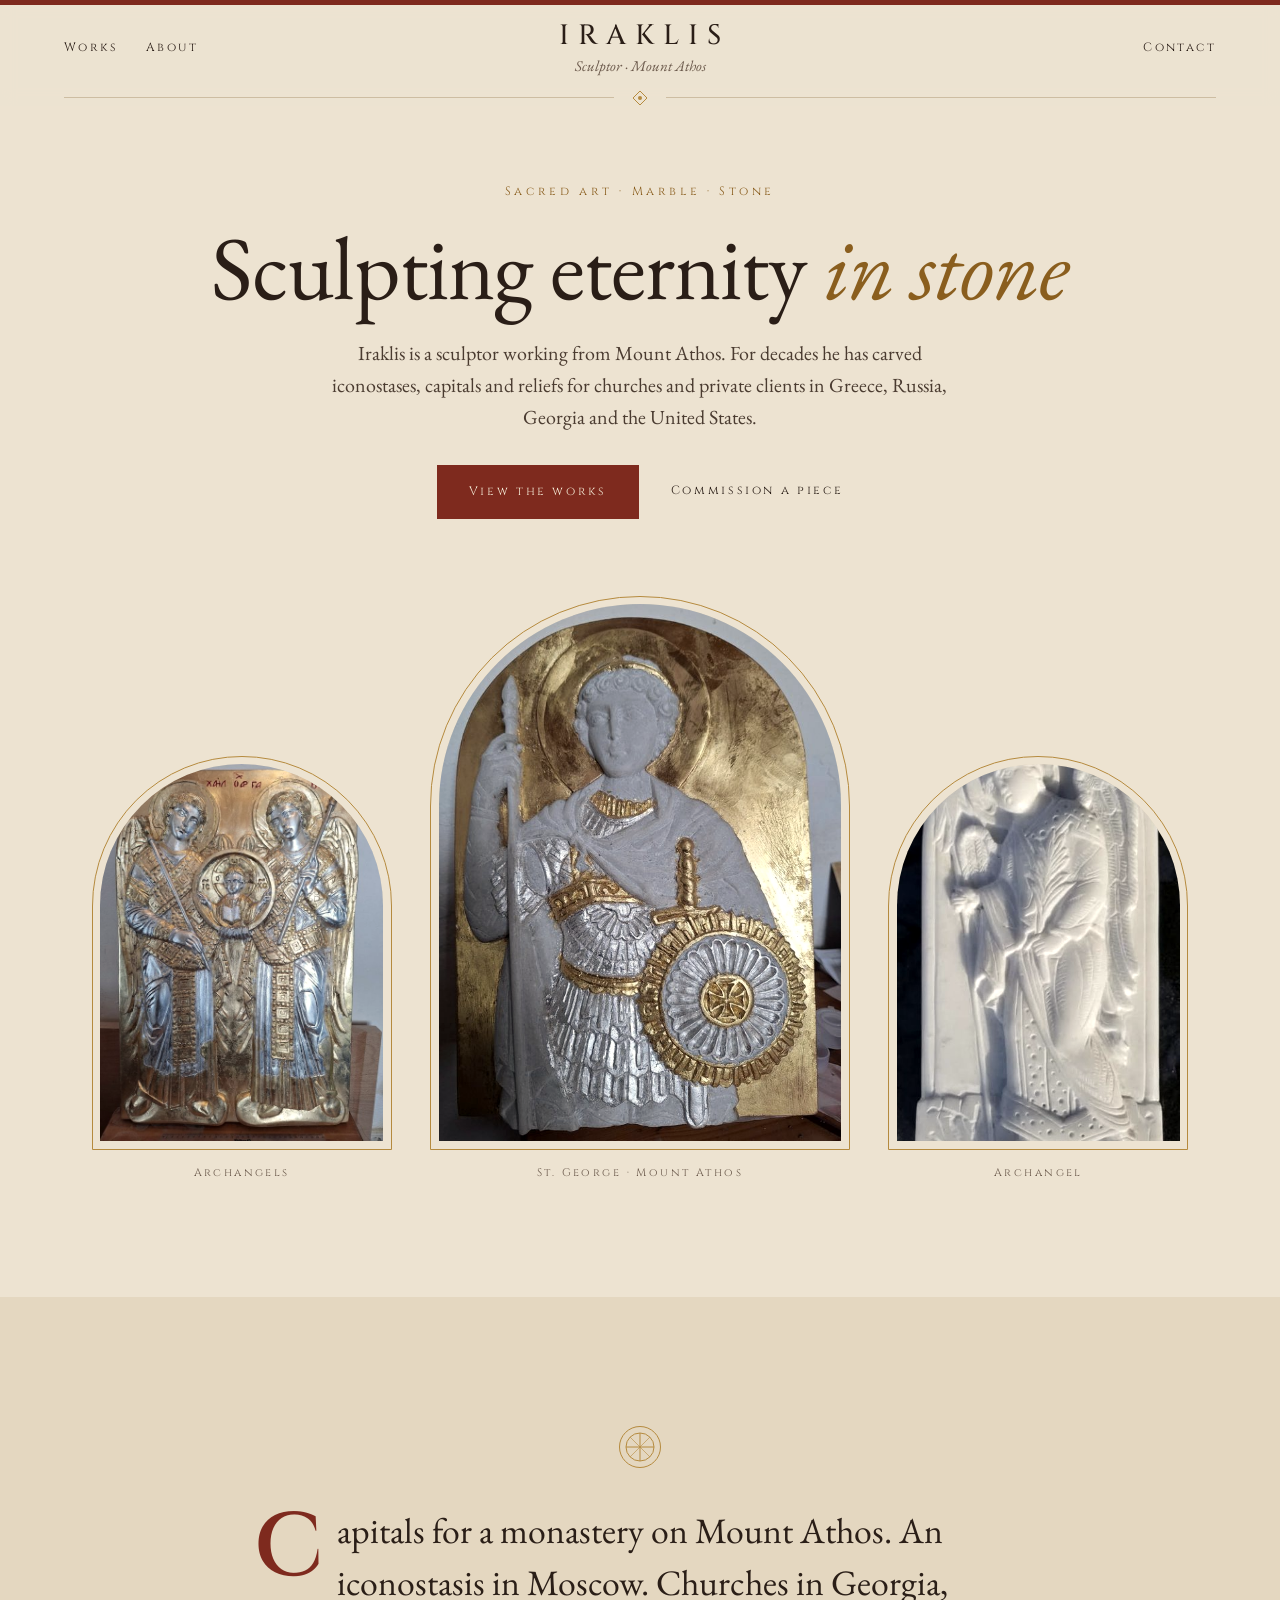
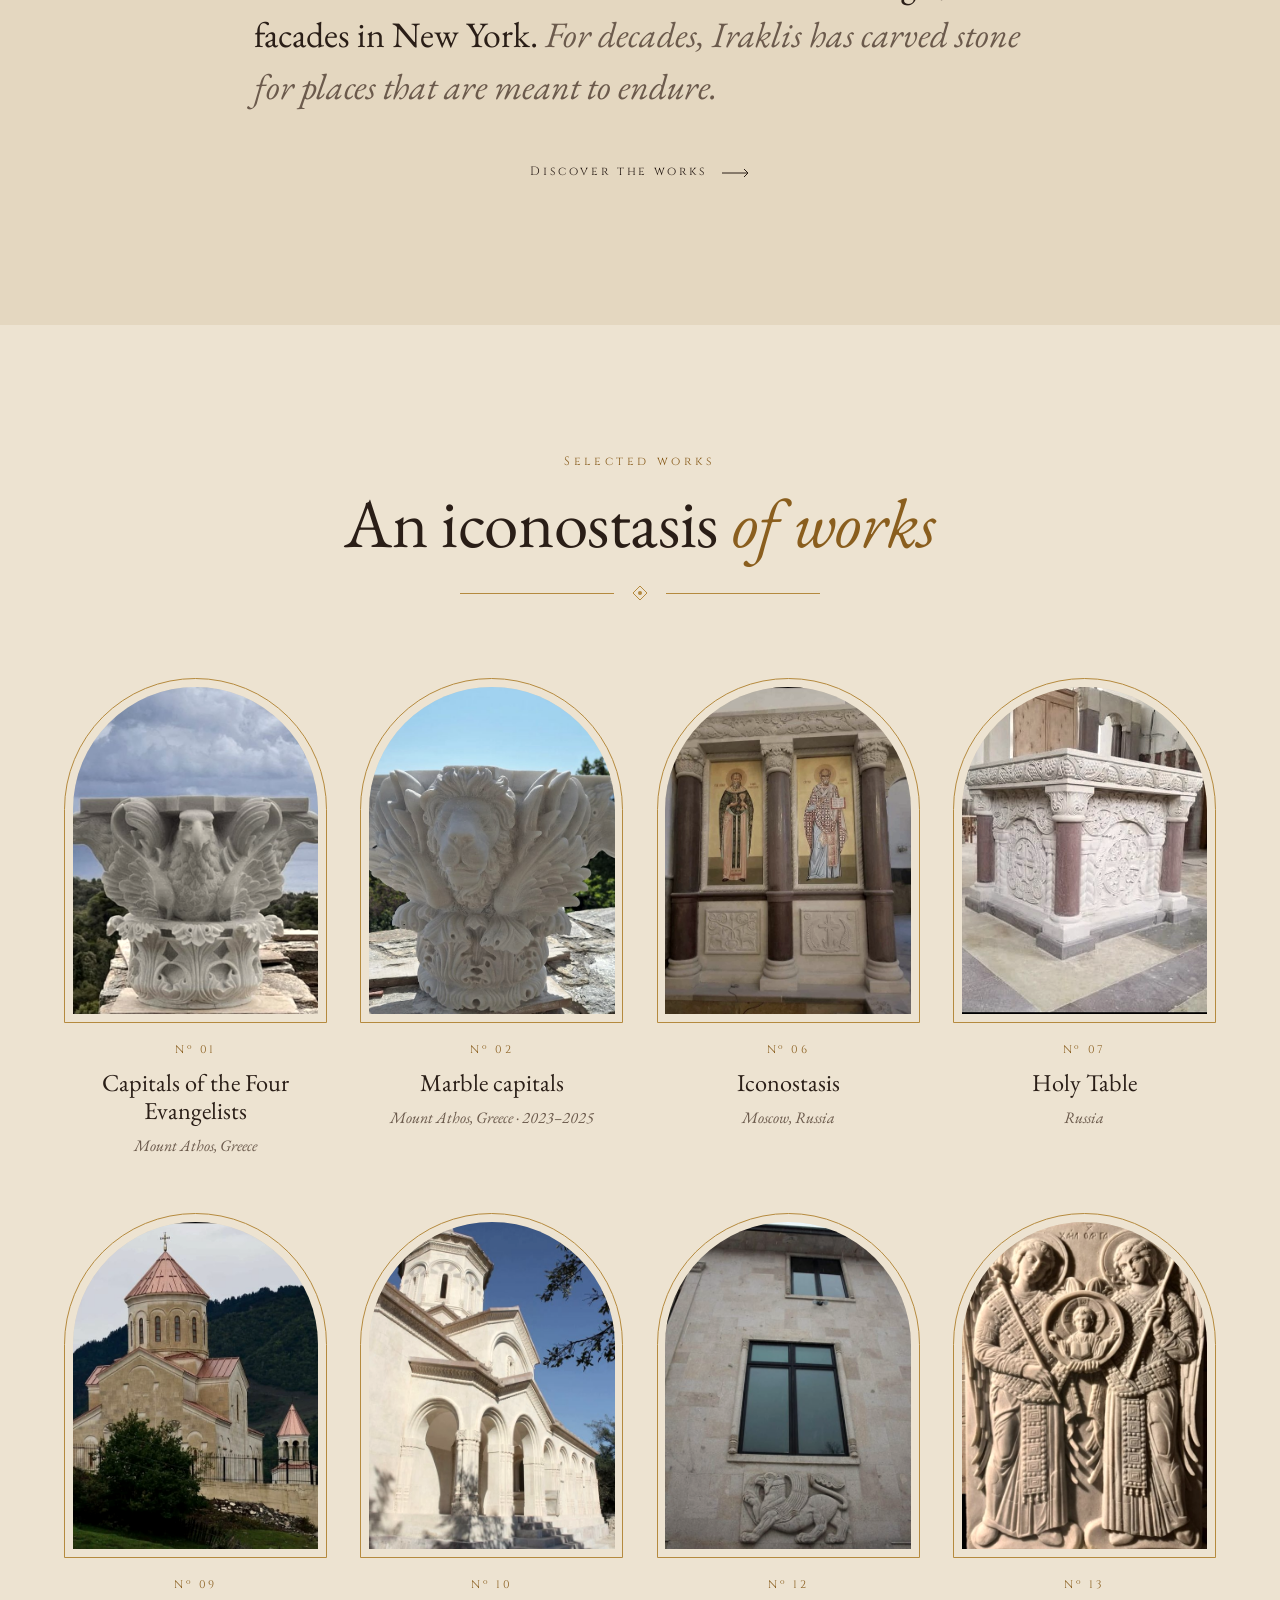
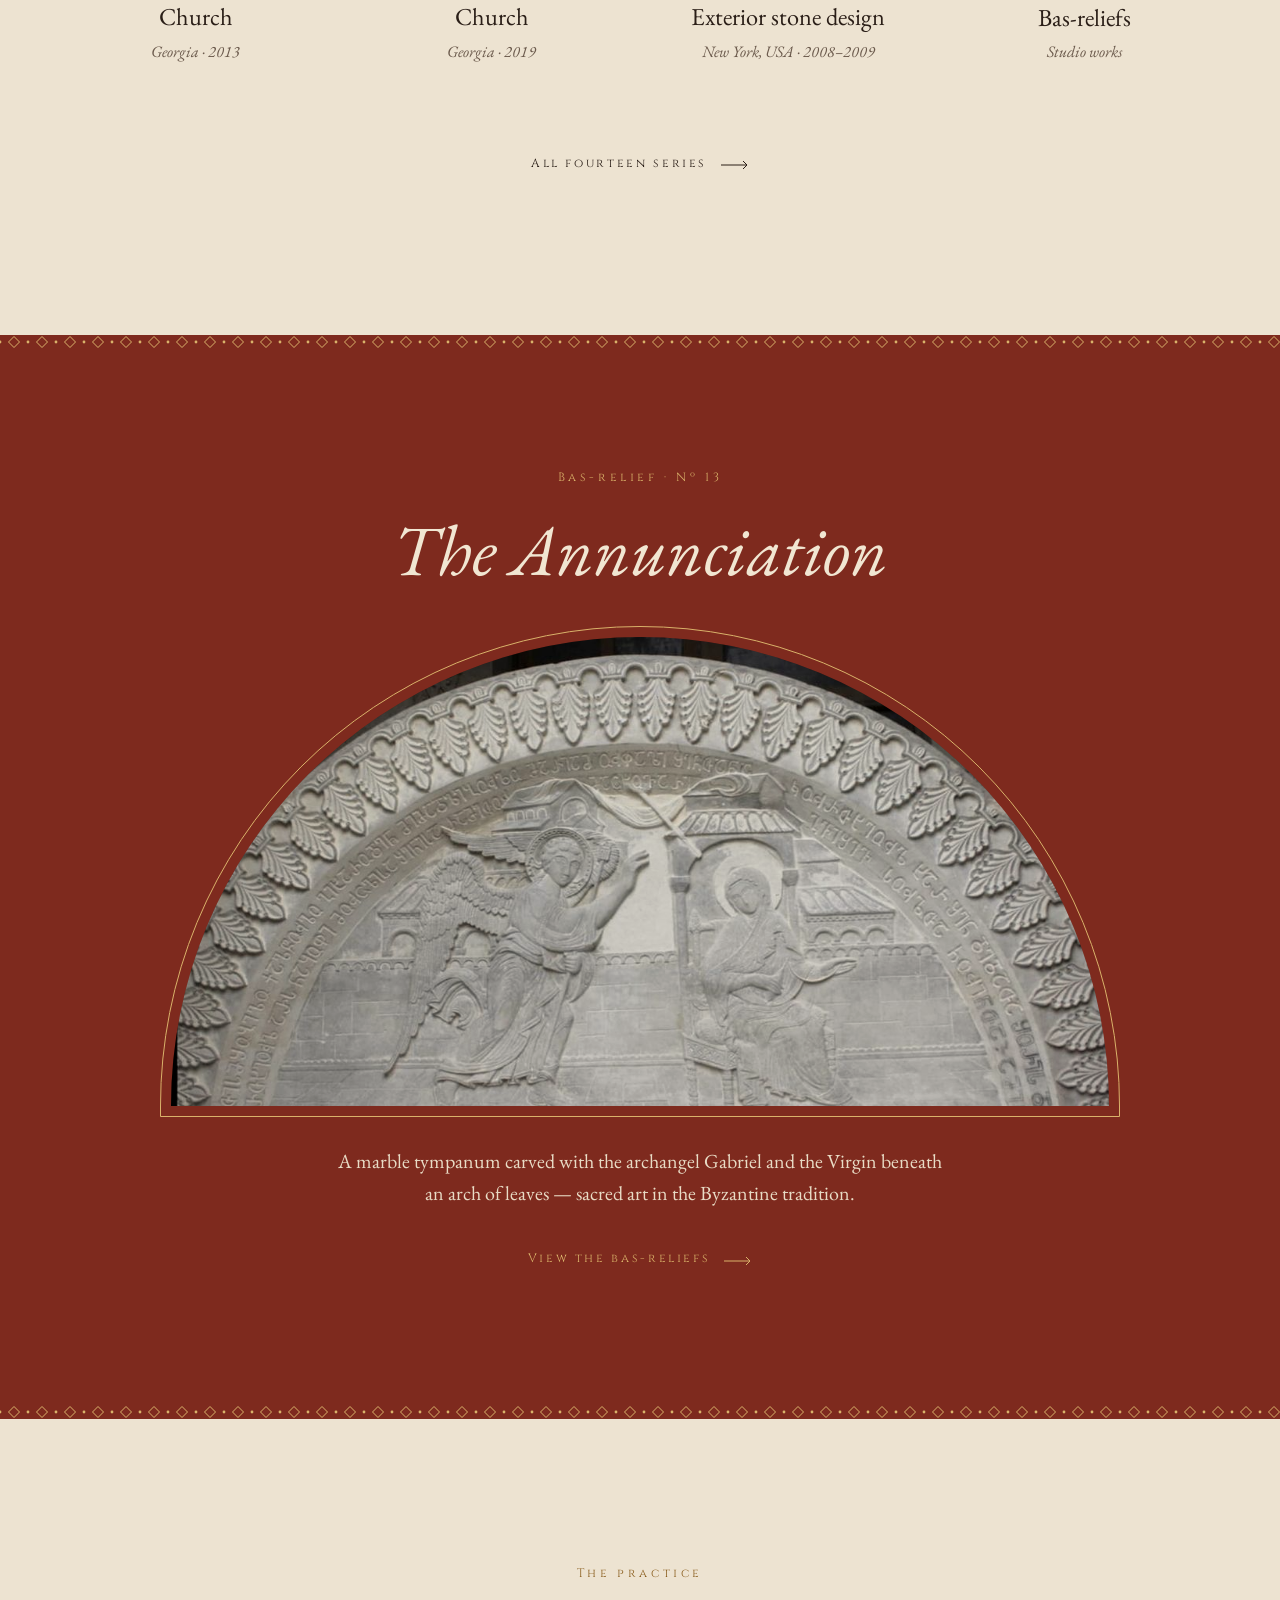
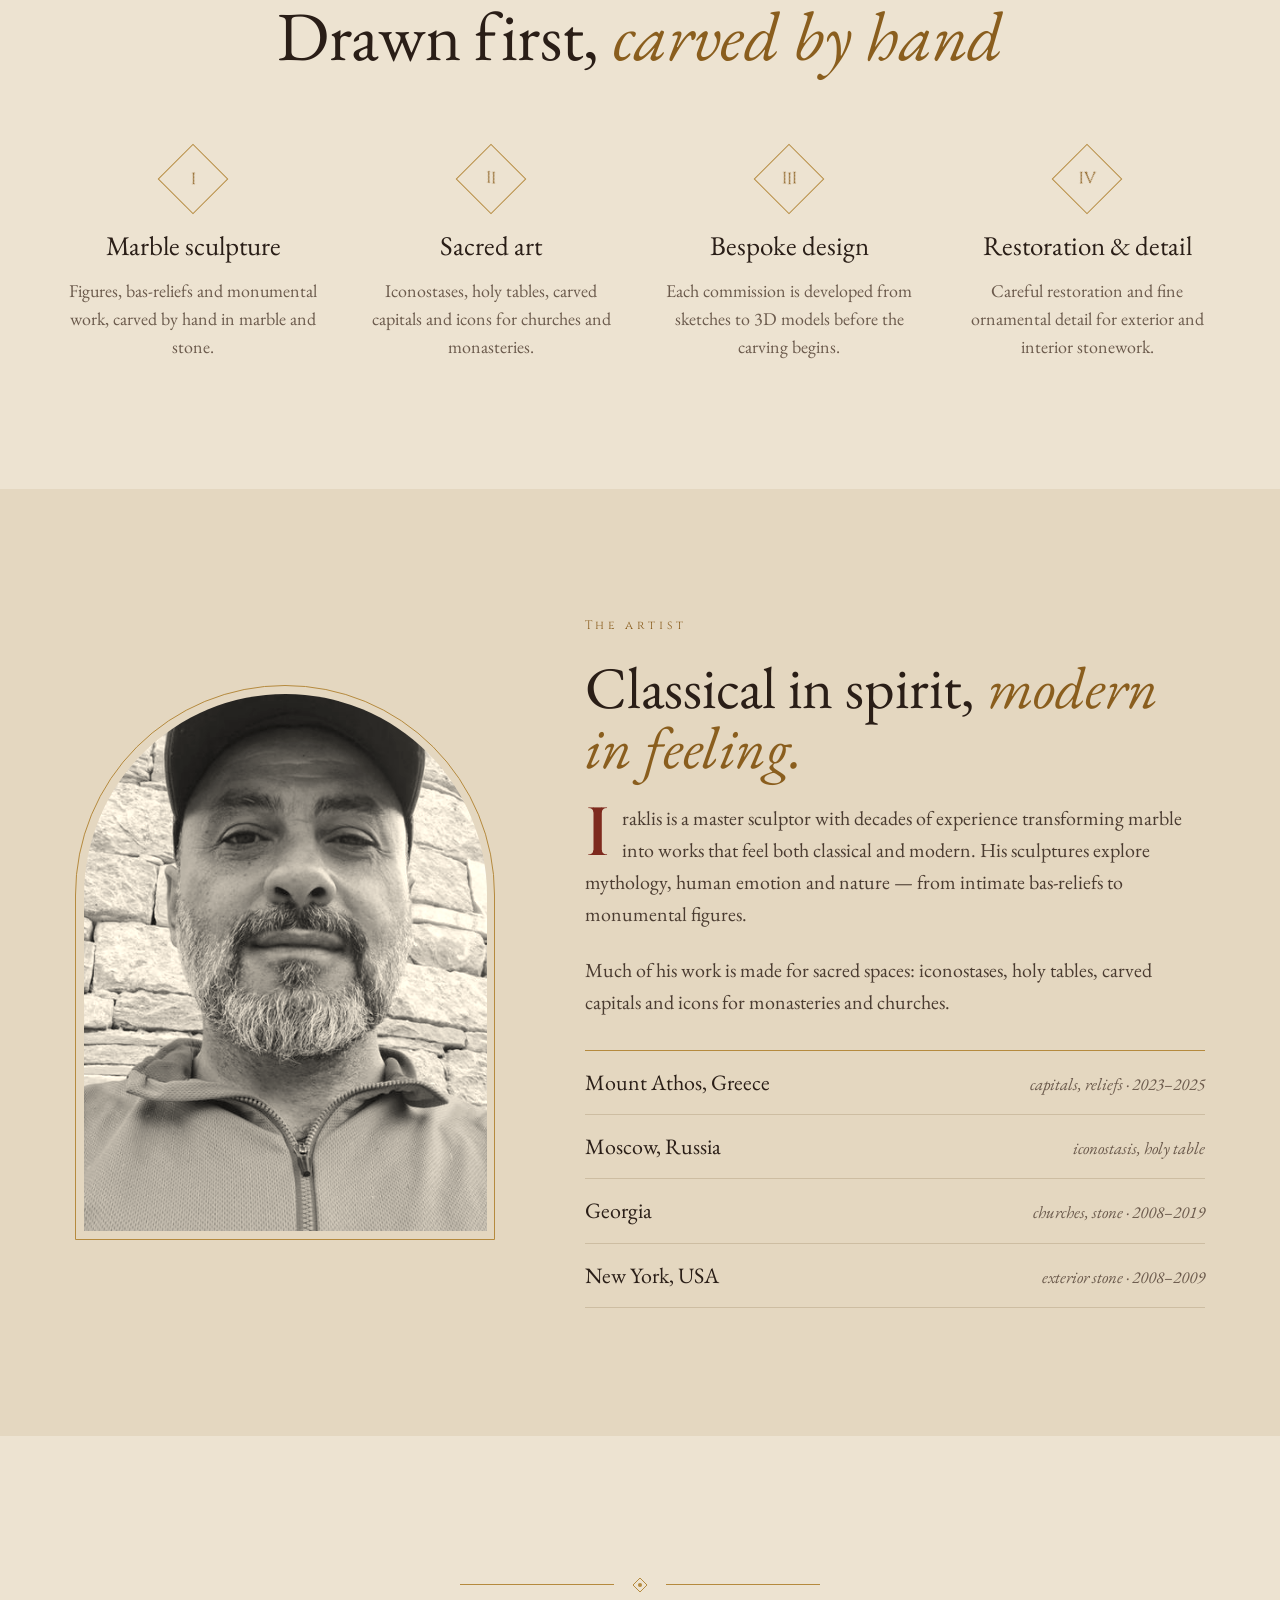
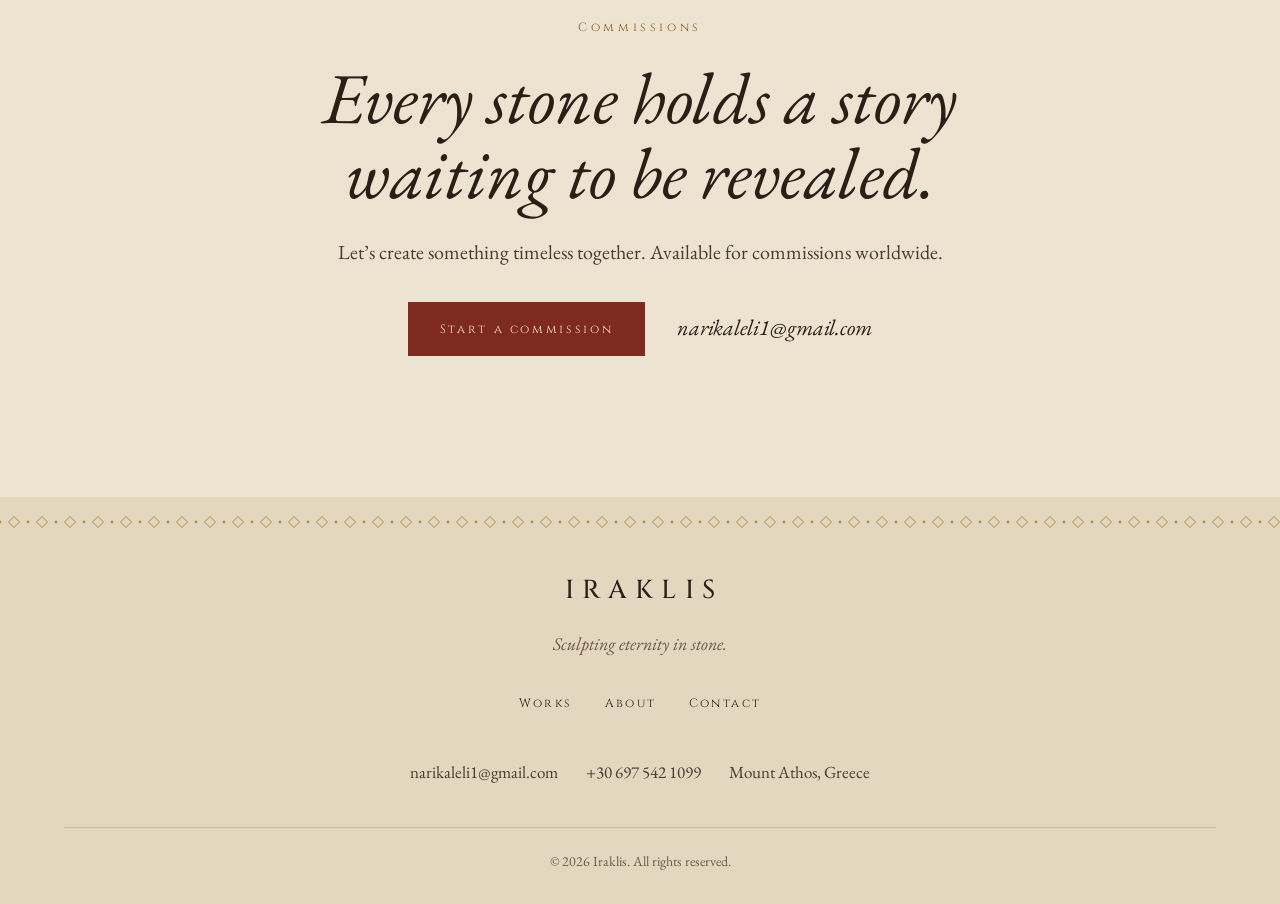
<file: index.html>
<!doctype html>
<html lang="en">
<head>
  <meta charset="utf-8">
  <meta name="viewport" content="width=device-width, initial-scale=1, viewport-fit=cover">
  <title>Iraklis — Sculptor in marble &amp; stone, Mount Athos</title>
  <meta name="description" content="Iraklis is a sculptor working from Mount Athos: iconostases, capitals, bas-reliefs and architectural stone for churches and private clients in Greece, Russia, Georgia and the United States.">
  <meta name="theme-color" content="#EDE3D1">
  <meta property="og:type" content="website">
  <meta property="og:title" content="Iraklis — Sculptor in marble &amp; stone, Mount Athos">
  <meta property="og:description" content="Iraklis is a sculptor working from Mount Athos: iconostases, capitals, bas-reliefs and architectural stone for churches and private clients in Greece, Russia, Georgia and the United States.">
  <meta property="og:image" content="assets/img/site/og.jpg">
  <meta name="twitter:card" content="summary_large_image">
  <link rel="icon" href="assets/img/favicon.svg" type="image/svg+xml">
  <link rel="preload" href="assets/fonts/cinzel-latin-500-normal.woff2" as="font" type="font/woff2" crossorigin>
  <link rel="preload" href="assets/fonts/eb-garamond-latin-400-normal.woff2" as="font" type="font/woff2" crossorigin>
  <link rel="stylesheet" href="assets/css/style.css">
  <link rel="preload" as="image" href="assets/img/works/st-george/01.jpg" imagesrcset="assets/img/works/st-george/01-sm.jpg 600w, assets/img/works/st-george/01.jpg 1200w" imagesizes="(max-width: 900px) 40vw, 420px">
  <script src="assets/js/data.js" defer></script>
  <script src="assets/js/main.js" defer></script>
</head>
<body data-page="home">
  <a class="skip-link" href="#main">Skip to content</a>

  <header class="site-header">
    <div class="topbar" aria-hidden="true"></div>
    <div class="site-header__bar">
      <nav class="nav" aria-label="Main"><a href="works.html"><span class="u">Works</span></a><a href="index.html#about"><span class="u">About</span></a></nav>
      <a class="brand" href="index.html" aria-label="Iraklis — home"><span class="brand__name">IRAKLIS</span><span class="brand__sub">Sculptor · Mount Athos</span></a>
      <div class="header-right">
        <nav class="nav" aria-label="Contact"><a href="contact.html"><span class="u">Contact</span></a></nav>
        <button class="menu-btn" type="button" aria-expanded="false" aria-controls="mobile-menu"><span class="menu-btn__label">Menu</span><span class="menu-btn__icon" aria-hidden="true"></span></button>
      </div>
    </div>
    <div class="site-header__rule"><div class="rule " aria-hidden="true"><svg width="16" height="16" viewBox="0 0 16 16" aria-hidden="true"><path d="M8 1l7 7-7 7-7-7z" fill="none" stroke="#B58A3E"/><circle cx="8" cy="8" r="2" fill="#B58A3E"/></svg></div></div>
  </header>

  <div class="mobile-menu" id="mobile-menu">
    <svg width="44" height="44" viewBox="0 0 44 44" aria-hidden="true"><circle cx="22" cy="22" r="20.5" fill="none" stroke="#B58A3E"/><circle cx="22" cy="22" r="14" fill="none" stroke="#B58A3E"/><path d="M22 8v28M8 22h28" stroke="#B58A3E"/><path d="M12.1 12.1l19.8 19.8M31.9 12.1L12.1 31.9" stroke="#B58A3E" stroke-width=".6"/></svg>
    <nav aria-label="Mobile">
      <a href="works.html">Works</a>
      <a href="index.html#about">About</a>
      <a href="contact.html">Contact</a>
    </nav>
    <div class="rule rule--gold rule--short" aria-hidden="true"><svg width="16" height="16" viewBox="0 0 16 16" aria-hidden="true"><path d="M8 1l7 7-7 7-7-7z" fill="none" stroke="#B58A3E"/><circle cx="8" cy="8" r="2" fill="#B58A3E"/></svg></div>
    <div class="mobile-menu__foot">
      <a href="mailto:narikaleli1@gmail.com">narikaleli1@gmail.com</a>
      <a href="tel:+306975421099">+30 697 542 1099</a>
      <span>Mount Athos, Greece</span>
    </div>
  </div>

  <main id="main">
    <section class="hero">
      <div class="hero__intro">
        <p class="eyebrow rise">Sacred art · Marble · Stone</p>
        <h1 class="rise d1">Sculpting eternity <em>in&nbsp;stone</em></h1>
        <p class="lead rise d2">Iraklis is a sculptor working from Mount Athos. For decades he has carved iconostases, capitals and reliefs for churches and private clients in Greece, Russia, Georgia and the United States.</p>
        <div class="actions rise d3">
          <a class="btn" href="works.html">View the works</a>
          <a class="link" href="contact.html"><span class="u">Commission a piece</span></a>
        </div>
      </div>
      <div class="triptych rise d4">
        <figure class="side">
          <a class="arch" href="series.html?s=archangels"><div class="arch__inner"><img class="warm" src="assets/img/works/archangels/01.jpg" srcset="assets/img/works/archangels/01-sm.jpg 600w, assets/img/works/archangels/01.jpg 960w" sizes="(max-width: 900px) 30vw, 300px" width="960" height="1280" loading="lazy" decoding="async" alt="Relief of two archangels in silver and gold leaf"></div></a>
          <figcaption>Archangels</figcaption>
        </figure>
        <figure class="center">
          <a class="arch" href="series.html?s=st-george"><div class="arch__inner"><img class="warm" src="assets/img/works/st-george/01.jpg" srcset="assets/img/works/st-george/01-sm.jpg 600w, assets/img/works/st-george/01.jpg 1200w" sizes="(max-width: 900px) 40vw, 420px" width="1200" height="1600" fetchpriority="high" alt="Relief of St. George in white marble on a gilded arched panel"></div></a>
          <figcaption>St. George · Mount Athos</figcaption>
        </figure>
        <figure class="side">
          <a class="arch" href="series.html?s=icons"><div class="arch__inner"><img class="warm" src="assets/img/works/icons/02.jpg" srcset="assets/img/works/icons/02-sm.jpg 470w, assets/img/works/icons/02.jpg 751w" sizes="(max-width: 900px) 30vw, 300px" width="751" height="1279" loading="lazy" decoding="async" alt="Archangel carved in white marble on an arched panel"></div></a>
          <figcaption>Archangel</figcaption>
        </figure>
      </div>
    </section>

    <section class="stone-band">
      <div class="statement" data-reveal>
        <svg width="44" height="44" viewBox="0 0 44 44" aria-hidden="true"><circle cx="22" cy="22" r="20.5" fill="none" stroke="#B58A3E"/><circle cx="22" cy="22" r="14" fill="none" stroke="#B58A3E"/><path d="M22 8v28M8 22h28" stroke="#B58A3E"/><path d="M12.1 12.1l19.8 19.8M31.9 12.1L12.1 31.9" stroke="#B58A3E" stroke-width=".6"/></svg>
        <p class="has-dropcap">Capitals for a monastery on Mount Athos. An iconostasis in Moscow. Churches in Georgia, facades in New York. <em>For decades, Iraklis has carved stone for places that are meant to endure.</em></p>
        <a class="link" href="works.html"><span class="u">Discover the works</span><svg width="28" height="10" viewBox="0 0 28 10" fill="none" stroke="currentColor" stroke-width="1" aria-hidden="true"><path d="M0 5h26M22 1l4 4-4 4"/></svg></a>
      </div>
    </section>

    <section class="section" aria-labelledby="works-title">
      <div class="head" data-reveal>
        <p class="eyebrow">Selected works</p>
        <h2 class="h2" id="works-title">An iconostasis <em>of works</em></h2>
        <div class="rule rule--gold rule--short" aria-hidden="true"><svg width="16" height="16" viewBox="0 0 16 16" aria-hidden="true"><path d="M8 1l7 7-7 7-7-7z" fill="none" stroke="#B58A3E"/><circle cx="8" cy="8" r="2" fill="#B58A3E"/></svg></div>
      </div>
      <div class="arch-grid" id="home-works" data-picks="capitals-four-evangelists,mount-athos-2023-2025,iconostasis-moscow,holy-table-russia,church-georgia-2013,church-georgia-2019,exterior-stone-new-york,bas-reliefs"></div>
      <div class="center-link"><a class="link" href="works.html"><span class="u">All fourteen series</span><svg width="28" height="10" viewBox="0 0 28 10" fill="none" stroke="currentColor" stroke-width="1" aria-hidden="true"><path d="M0 5h26M22 1l4 4-4 4"/></svg></a></div>
    </section>

    <section class="deep">
      <svg class="mosaic" aria-hidden="true"><defs><pattern id="mzA" width="28" height="14" patternUnits="userSpaceOnUse"><path d="M14 1.5l5.5 5.5-5.5 5.5-5.5-5.5z" fill="none" stroke="#D9B26A" stroke-width="1"/><circle cx="0" cy="7" r="1.4" fill="#D9B26A"/><circle cx="28" cy="7" r="1.4" fill="#D9B26A"/></pattern></defs><rect width="100%" height="14" fill="url(#mzA)"/></svg>
      <div class="deep__inner" data-reveal>
        <p class="eyebrow">Bas-relief · Nº 13</p>
        <h2>The Annunciation</h2>
        <div class="tympanum"><div class="tympanum__inner"><img class="warm" src="assets/img/site/annunciation-2400.jpg" srcset="assets/img/site/annunciation-1200.jpg 1200w, assets/img/site/annunciation-2400.jpg 2400w" sizes="(max-width: 1000px) 100vw, 960px" width="2400" height="1459" loading="lazy" decoding="async" alt="Marble tympanum carved with the Annunciation: the archangel Gabriel and the Virgin beneath an arch of leaves"></div></div>
        <p>A marble tympanum carved with the archangel Gabriel and the Virgin beneath an arch of leaves — sacred art in the Byzantine tradition.</p>
        <a class="link" href="series.html?s=bas-reliefs"><span class="u">View the bas-reliefs</span><svg width="28" height="10" viewBox="0 0 28 10" fill="none" stroke="currentColor" stroke-width="1" aria-hidden="true"><path d="M0 5h26M22 1l4 4-4 4"/></svg></a>
      </div>
      <svg class="mosaic" aria-hidden="true"><defs><pattern id="mzB" width="28" height="14" patternUnits="userSpaceOnUse"><path d="M14 1.5l5.5 5.5-5.5 5.5-5.5-5.5z" fill="none" stroke="#D9B26A" stroke-width="1"/><circle cx="0" cy="7" r="1.4" fill="#D9B26A"/><circle cx="28" cy="7" r="1.4" fill="#D9B26A"/></pattern></defs><rect width="100%" height="14" fill="url(#mzB)"/></svg>
    </section>

    <section class="section" aria-labelledby="practice-title">
      <div class="head" data-reveal>
        <p class="eyebrow">The practice</p>
        <h2 class="h2" id="practice-title">Drawn first, <em>carved by hand</em></h2>
      </div>
      <div class="practice-grid">
        <div class="discipline" data-reveal><div class="diamond" aria-hidden="true"><span>I</span></div><h3>Marble sculpture</h3><p>Figures, bas-reliefs and monumental work, carved by hand in marble and stone.</p></div>
        <div class="discipline" data-reveal><div class="diamond" aria-hidden="true"><span>II</span></div><h3>Sacred art</h3><p>Iconostases, holy tables, carved capitals and icons for churches and monasteries.</p></div>
        <div class="discipline" data-reveal><div class="diamond" aria-hidden="true"><span>III</span></div><h3>Bespoke design</h3><p>Each commission is developed from sketches to 3D models before the carving begins.</p></div>
        <div class="discipline" data-reveal><div class="diamond" aria-hidden="true"><span>IV</span></div><h3>Restoration &amp; detail</h3><p>Careful restoration and fine ornamental detail for exterior and interior stonework.</p></div>
      </div>
    </section>

    <section class="stone-band" id="about">
      <div class="about__inner">
        <div class="arch about__portrait" data-reveal><div class="arch__inner"><img src="assets/img/site/iraklis.jpg" srcset="assets/img/site/iraklis-sm.jpg 600w, assets/img/site/iraklis.jpg 976w" sizes="(max-width: 900px) 90vw, 420px" width="976" height="974" loading="lazy" decoding="async" alt="Portrait of Iraklis in front of a dry-stone wall" style="filter: sepia(.28) contrast(1.05)"></div></div>
        <div class="about__text" data-reveal>
          <p class="eyebrow">The artist</p>
          <h2>Classical in spirit, <em>modern in feeling.</em></h2>
          <p class="has-dropcap">Iraklis is a master sculptor with decades of experience transforming marble into works that feel both classical and modern. His sculptures explore mythology, human emotion and nature — from intimate bas-reliefs to monumental figures.</p>
          <p>Much of his work is made for sacred spaces: iconostases, holy tables, carved capitals and icons for monasteries and churches.</p>
          <ul class="places">
            <li><span class="place">Mount Athos, Greece</span><span class="what">capitals, reliefs · 2023–2025</span></li>
            <li><span class="place">Moscow, Russia</span><span class="what">iconostasis, holy table</span></li>
            <li><span class="place">Georgia</span><span class="what">churches, stone · 2008–2019</span></li>
            <li><span class="place">New York, USA</span><span class="what">exterior stone · 2008–2009</span></li>
          </ul>
        </div>
      </div>
    </section>

    <section class="cta" data-reveal>
      <div class="rule rule--gold rule--short" aria-hidden="true"><svg width="16" height="16" viewBox="0 0 16 16" aria-hidden="true"><path d="M8 1l7 7-7 7-7-7z" fill="none" stroke="#B58A3E"/><circle cx="8" cy="8" r="2" fill="#B58A3E"/></svg></div>
      <p class="eyebrow">Commissions</p>
      <h2>Every stone holds a story waiting to be revealed.</h2>
      <p>Let’s create something timeless together. Available for commissions worldwide.</p>
      <div class="actions">
        <a class="btn" href="contact.html">Start a commission</a>
        <a class="mail-link" href="mailto:narikaleli1@gmail.com"><span class="u">narikaleli1@gmail.com</span></a>
      </div>
    </section>
  </main>

  <footer class="site-footer">
    <svg class="mosaic" aria-hidden="true"><defs><pattern id="mzF" width="28" height="14" patternUnits="userSpaceOnUse"><path d="M14 1.5l5.5 5.5-5.5 5.5-5.5-5.5z" fill="none" stroke="#B58A3E" stroke-width="1"/><circle cx="0" cy="7" r="1.4" fill="#B58A3E"/><circle cx="28" cy="7" r="1.4" fill="#B58A3E"/></pattern></defs><rect width="100%" height="14" fill="url(#mzF)"/></svg>
    <div class="site-footer__inner">
      <span class="brand__name">IRAKLIS</span>
      <span class="site-footer__tag">Sculpting eternity in stone.</span>
      <nav class="footer-nav" aria-label="Footer">
        <a href="works.html"><span class="u">Works</span></a>
        <a href="index.html#about"><span class="u">About</span></a>
        <a href="contact.html"><span class="u">Contact</span></a>
      </nav>
      <div class="footer-contact">
        <a href="mailto:narikaleli1@gmail.com">narikaleli1@gmail.com</a>
        <a href="tel:+306975421099">+30 697 542 1099</a>
        <span>Mount Athos, Greece</span>
      </div>
      <p class="site-footer__bottom">© <span data-year>2026</span> Iraklis. All rights reserved.</p>
    </div>
  </footer>
</body>
</html>
</file>
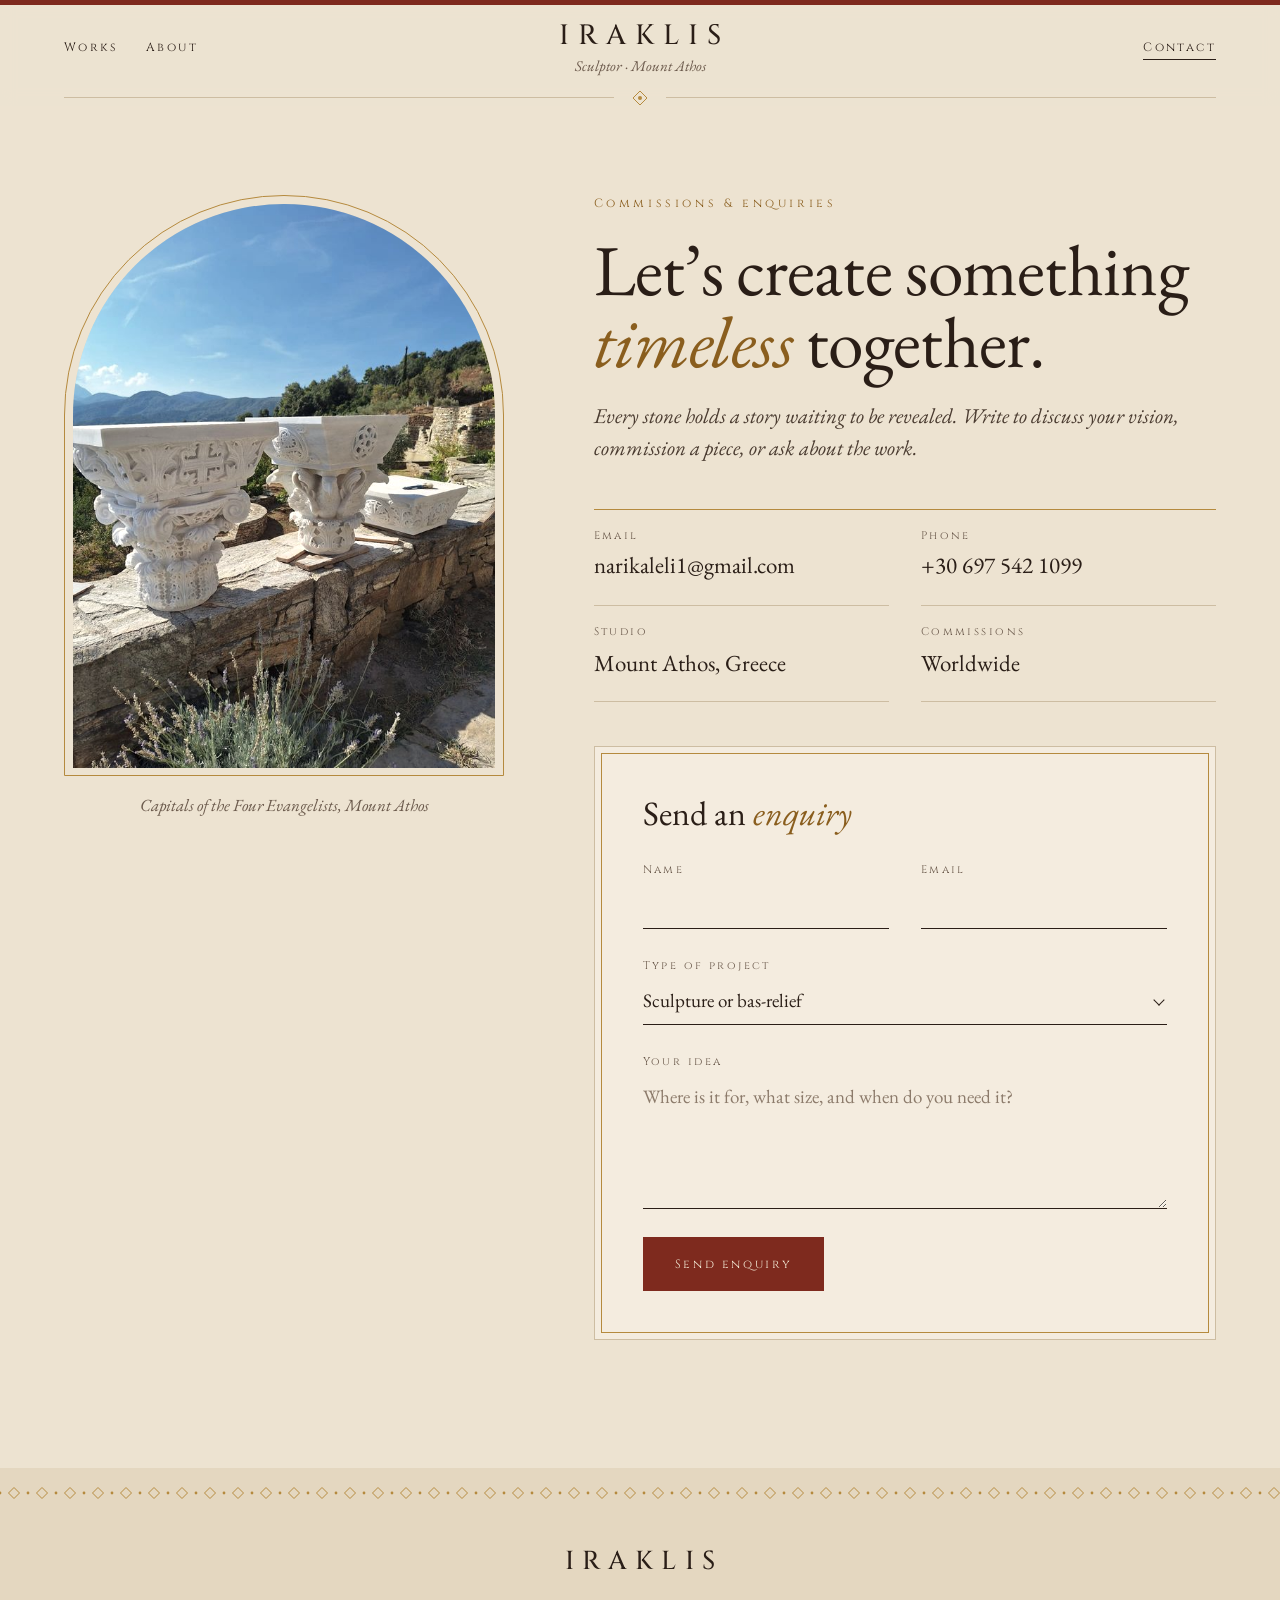
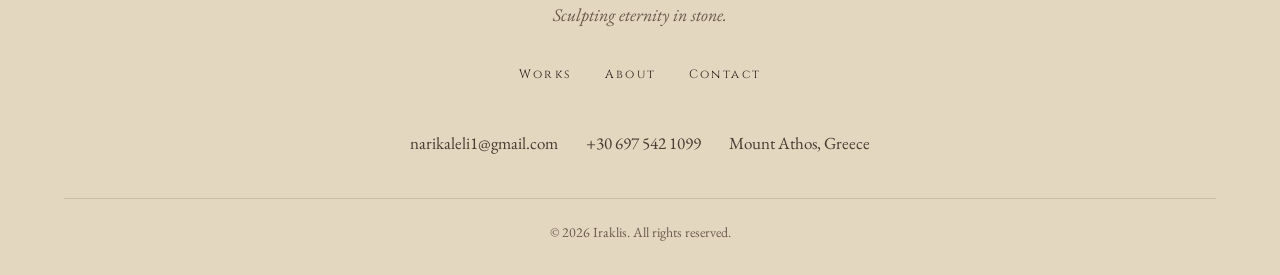
<file: contact.html>
<!doctype html>
<html lang="en">
<head>
  <meta charset="utf-8">
  <meta name="viewport" content="width=device-width, initial-scale=1, viewport-fit=cover">
  <title>Contact — Iraklis, sculptor</title>
  <meta name="description" content="Commission a sculpture, an iconostasis, carved capitals or restoration work from Iraklis, sculptor on Mount Athos.">
  <meta name="theme-color" content="#EDE3D1">
  <meta property="og:type" content="website">
  <meta property="og:title" content="Contact — Iraklis, sculptor">
  <meta property="og:description" content="Commission a sculpture, an iconostasis, carved capitals or restoration work from Iraklis, sculptor on Mount Athos.">
  <meta property="og:image" content="assets/img/site/og.jpg">
  <meta name="twitter:card" content="summary_large_image">
  <link rel="icon" href="assets/img/favicon.svg" type="image/svg+xml">
  <link rel="preload" href="assets/fonts/cinzel-latin-500-normal.woff2" as="font" type="font/woff2" crossorigin>
  <link rel="preload" href="assets/fonts/eb-garamond-latin-400-normal.woff2" as="font" type="font/woff2" crossorigin>
  <link rel="stylesheet" href="assets/css/style.css">
  <script src="assets/js/main.js" defer></script>
</head>
<body data-page="contact">
  <a class="skip-link" href="#main">Skip to content</a>

  <header class="site-header">
    <div class="topbar" aria-hidden="true"></div>
    <div class="site-header__bar">
      <nav class="nav" aria-label="Main"><a href="works.html"><span class="u">Works</span></a><a href="index.html#about"><span class="u">About</span></a></nav>
      <a class="brand" href="index.html" aria-label="Iraklis — home"><span class="brand__name">IRAKLIS</span><span class="brand__sub">Sculptor · Mount Athos</span></a>
      <div class="header-right">
        <nav class="nav" aria-label="Contact"><a href="contact.html" aria-current="page"><span class="u">Contact</span></a></nav>
        <button class="menu-btn" type="button" aria-expanded="false" aria-controls="mobile-menu"><span class="menu-btn__label">Menu</span><span class="menu-btn__icon" aria-hidden="true"></span></button>
      </div>
    </div>
    <div class="site-header__rule"><div class="rule " aria-hidden="true"><svg width="16" height="16" viewBox="0 0 16 16" aria-hidden="true"><path d="M8 1l7 7-7 7-7-7z" fill="none" stroke="#B58A3E"/><circle cx="8" cy="8" r="2" fill="#B58A3E"/></svg></div></div>
  </header>

  <div class="mobile-menu" id="mobile-menu">
    <svg width="44" height="44" viewBox="0 0 44 44" aria-hidden="true"><circle cx="22" cy="22" r="20.5" fill="none" stroke="#B58A3E"/><circle cx="22" cy="22" r="14" fill="none" stroke="#B58A3E"/><path d="M22 8v28M8 22h28" stroke="#B58A3E"/><path d="M12.1 12.1l19.8 19.8M31.9 12.1L12.1 31.9" stroke="#B58A3E" stroke-width=".6"/></svg>
    <nav aria-label="Mobile">
      <a href="works.html">Works</a>
      <a href="index.html#about">About</a>
      <a href="contact.html" aria-current="page">Contact</a>
    </nav>
    <div class="rule rule--gold rule--short" aria-hidden="true"><svg width="16" height="16" viewBox="0 0 16 16" aria-hidden="true"><path d="M8 1l7 7-7 7-7-7z" fill="none" stroke="#B58A3E"/><circle cx="8" cy="8" r="2" fill="#B58A3E"/></svg></div>
    <div class="mobile-menu__foot">
      <a href="mailto:narikaleli1@gmail.com">narikaleli1@gmail.com</a>
      <a href="tel:+306975421099">+30 697 542 1099</a>
      <span>Mount Athos, Greece</span>
    </div>
  </div>

  <main id="main" class="contact">
    <figure class="contact__figure">
      <div class="arch"><div class="arch__inner"><img class="warm" src="assets/img/works/capitals-four-evangelists/03.jpg" srcset="assets/img/works/capitals-four-evangelists/03-sm.jpg 600w, assets/img/works/capitals-four-evangelists/03.jpg 1200w" sizes="(max-width: 900px) 90vw, 440px" width="1200" height="1600" fetchpriority="high" alt="Two carved marble capitals on a dry-stone wall, with the mountains of Mount Athos behind" style="object-position: 50% 55%"></div></div>
      <figcaption>Capitals of the Four Evangelists, Mount Athos</figcaption>
    </figure>

    <div class="contact__body">
      <div class="contact__intro">
        <p class="eyebrow rise">Commissions &amp; enquiries</p>
        <h1 class="rise d1">Let’s create something <em>timeless</em> together.</h1>
        <p class="rise d2">Every stone holds a story waiting to be revealed. Write to discuss your vision, commission a piece, or ask about the work.</p>
      </div>

      <div class="contact-list">
        <div><span class="caps">Email</span><a class="value" href="mailto:narikaleli1@gmail.com"><span class="u">narikaleli1@gmail.com</span></a></div>
        <div><span class="caps">Phone</span><a class="value" href="tel:+306975421099"><span class="u">+30 697 542 1099</span></a></div>
        <div><span class="caps">Studio</span><span class="value">Mount Athos, Greece</span></div>
        <div><span class="caps">Commissions</span><span class="value">Worldwide</span></div>
      </div>

      <div class="form-card">
        <form class="form" id="contact-form" novalidate>
          <h2>Send an <em>enquiry</em></h2>
          <div class="form-row">
            <div class="field"><label for="c-name">Name</label><input id="c-name" name="name" type="text" autocomplete="name" required></div>
            <div class="field"><label for="c-email">Email</label><input id="c-email" name="email" type="email" autocomplete="email" inputmode="email" required></div>
          </div>
          <div class="field">
            <label for="c-type">Type of project</label>
            <div class="select">
              <select id="c-type" name="type">
                <option>Sculpture or bas-relief</option>
                <option>Sacred art — iconostasis, holy table, icon</option>
                <option>Architectural stone — capitals, facades</option>
                <option>Restoration</option>
                <option>Something else</option>
              </select>
            </div>
          </div>
          <div class="field"><label for="c-msg">Your idea</label><textarea id="c-msg" name="message" rows="4" placeholder="Where is it for, what size, and when do you need it?" required></textarea></div>
          <button class="btn" type="submit">Send enquiry</button>
          <p class="form-status" id="form-status" role="status" hidden></p>
        </form>
      </div>
    </div>
  </main>

  <footer class="site-footer">
    <svg class="mosaic" aria-hidden="true"><defs><pattern id="mzF" width="28" height="14" patternUnits="userSpaceOnUse"><path d="M14 1.5l5.5 5.5-5.5 5.5-5.5-5.5z" fill="none" stroke="#B58A3E" stroke-width="1"/><circle cx="0" cy="7" r="1.4" fill="#B58A3E"/><circle cx="28" cy="7" r="1.4" fill="#B58A3E"/></pattern></defs><rect width="100%" height="14" fill="url(#mzF)"/></svg>
    <div class="site-footer__inner">
      <span class="brand__name">IRAKLIS</span>
      <span class="site-footer__tag">Sculpting eternity in stone.</span>
      <nav class="footer-nav" aria-label="Footer">
        <a href="works.html"><span class="u">Works</span></a>
        <a href="index.html#about"><span class="u">About</span></a>
        <a href="contact.html"><span class="u">Contact</span></a>
      </nav>
      <div class="footer-contact">
        <a href="mailto:narikaleli1@gmail.com">narikaleli1@gmail.com</a>
        <a href="tel:+306975421099">+30 697 542 1099</a>
        <span>Mount Athos, Greece</span>
      </div>
      <p class="site-footer__bottom">© <span data-year>2026</span> Iraklis. All rights reserved.</p>
    </div>
  </footer>
</body>
</html>
</file>
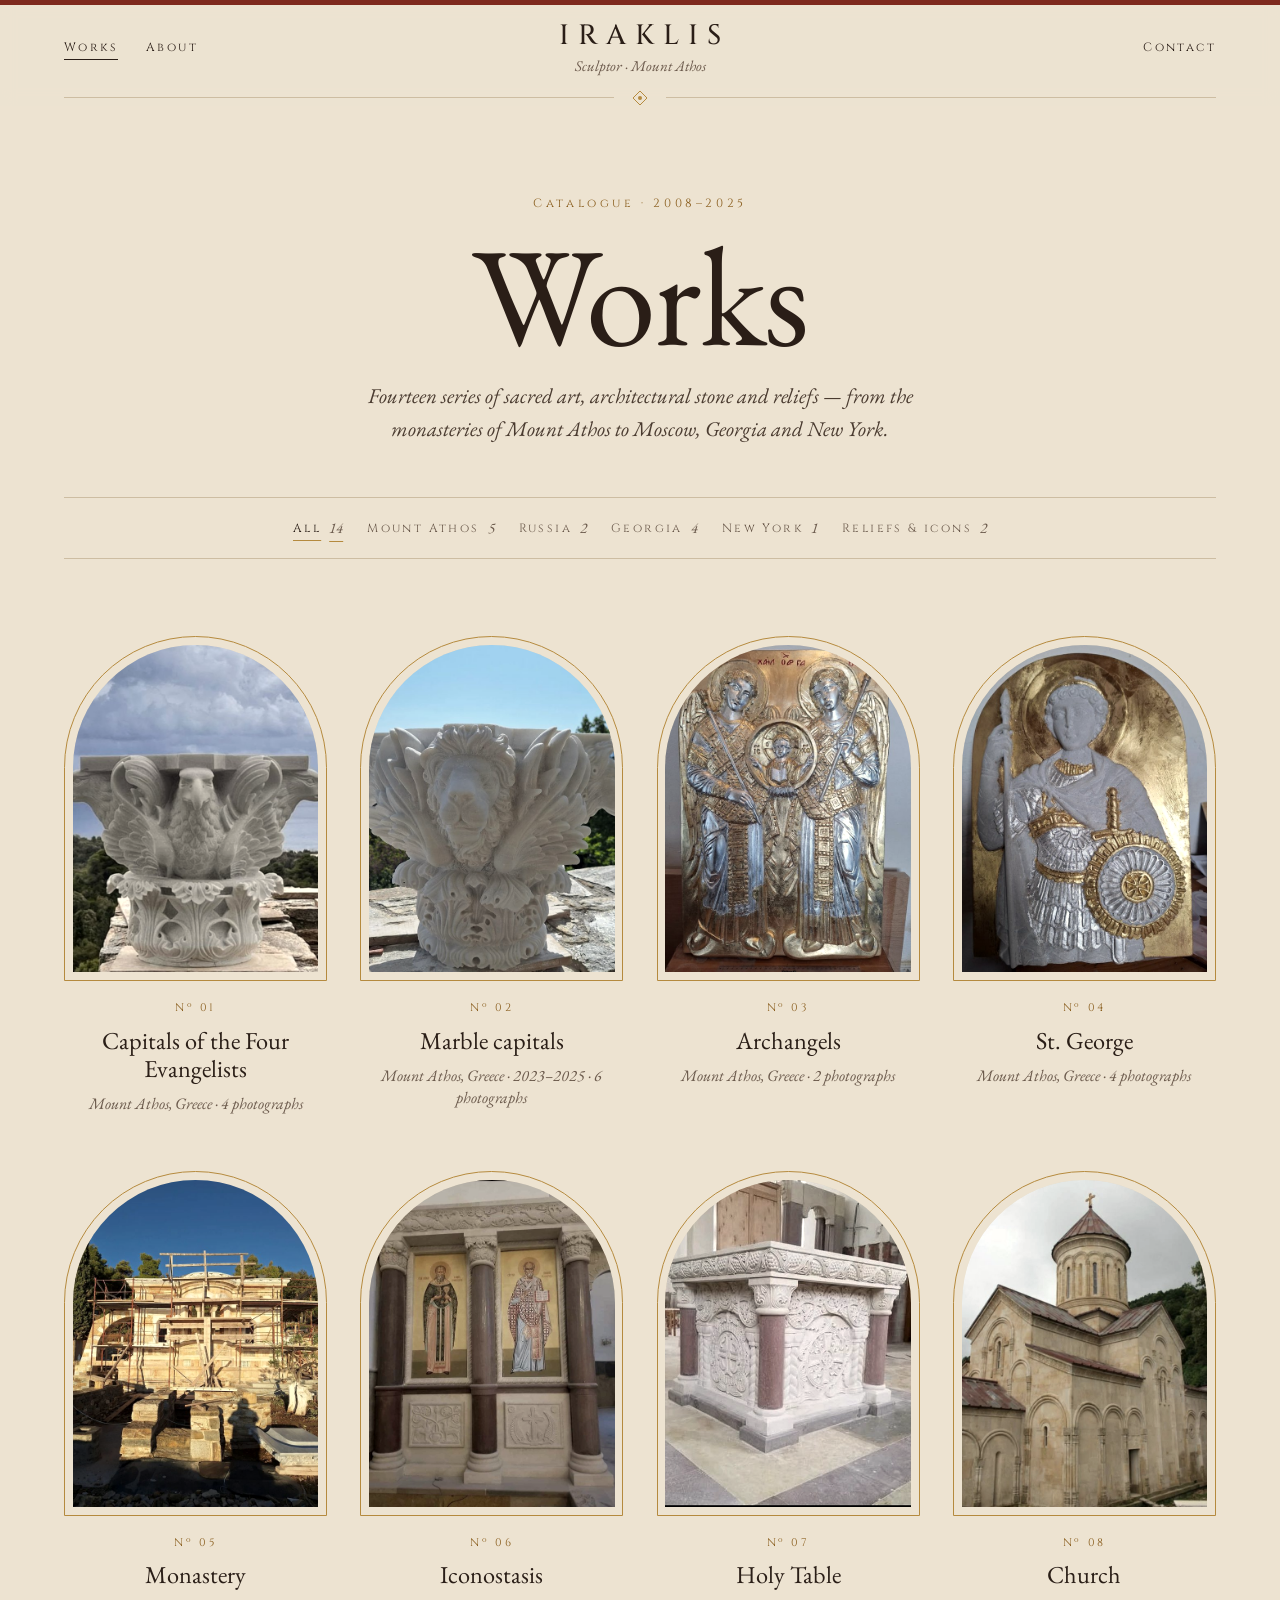
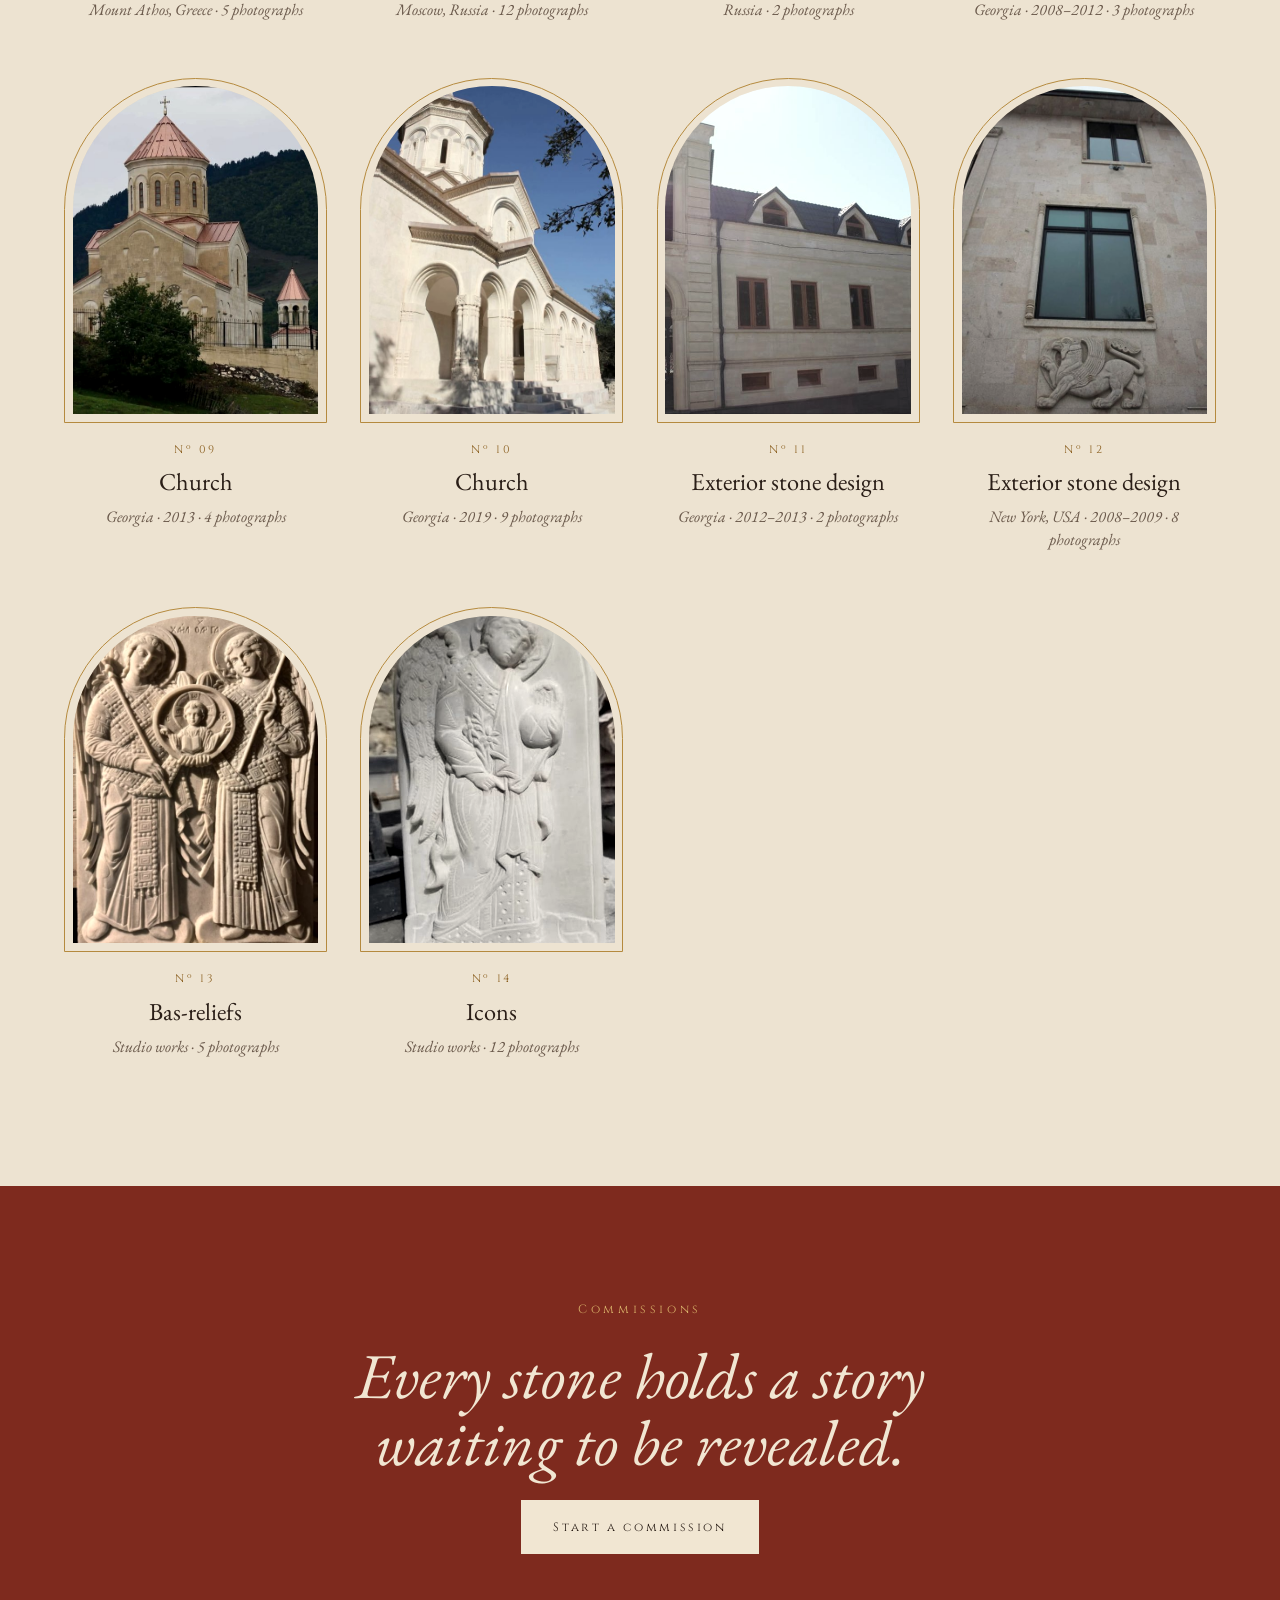
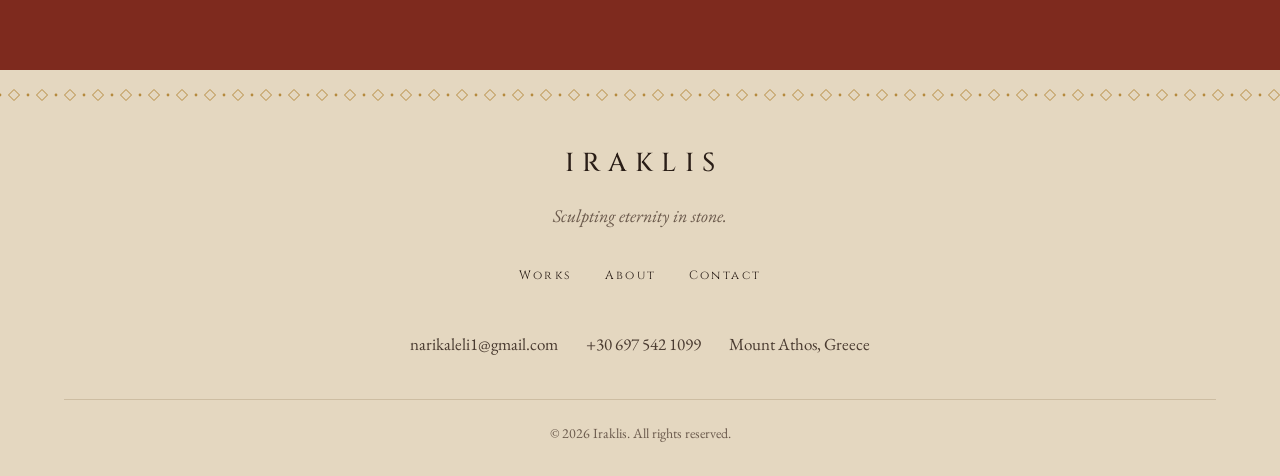
<file: series.html>
<!doctype html>
<html lang="en">
<head>
  <meta charset="utf-8">
  <meta name="viewport" content="width=device-width, initial-scale=1, viewport-fit=cover">
  <title>Iraklis — Sculptor in marble &amp; stone</title>
  <meta name="description" content="A series of works by Iraklis, sculptor in marble and stone on Mount Athos.">
  <meta name="theme-color" content="#EDE3D1">
  <meta property="og:type" content="website">
  <meta property="og:title" content="Iraklis — Sculptor in marble &amp; stone">
  <meta property="og:description" content="A series of works by Iraklis, sculptor in marble and stone on Mount Athos.">
  <meta property="og:image" content="assets/img/site/og.jpg">
  <meta name="twitter:card" content="summary_large_image">
  <link rel="icon" href="assets/img/favicon.svg" type="image/svg+xml">
  <link rel="preload" href="assets/fonts/cinzel-latin-500-normal.woff2" as="font" type="font/woff2" crossorigin>
  <link rel="preload" href="assets/fonts/eb-garamond-latin-400-normal.woff2" as="font" type="font/woff2" crossorigin>
  <link rel="stylesheet" href="assets/css/style.css">
  <script src="assets/js/data.js" defer></script>
  <script src="assets/js/main.js" defer></script>
</head>
<body data-page="series">
  <a class="skip-link" href="#main">Skip to content</a>

  <header class="site-header">
    <div class="topbar" aria-hidden="true"></div>
    <div class="site-header__bar">
      <nav class="nav" aria-label="Main"><a href="works.html" aria-current="page"><span class="u">Works</span></a><a href="index.html#about"><span class="u">About</span></a></nav>
      <a class="brand" href="index.html" aria-label="Iraklis — home"><span class="brand__name">IRAKLIS</span><span class="brand__sub">Sculptor · Mount Athos</span></a>
      <div class="header-right">
        <nav class="nav" aria-label="Contact"><a href="contact.html"><span class="u">Contact</span></a></nav>
        <button class="menu-btn" type="button" aria-expanded="false" aria-controls="mobile-menu"><span class="menu-btn__label">Menu</span><span class="menu-btn__icon" aria-hidden="true"></span></button>
      </div>
    </div>
    <div class="site-header__rule"><div class="rule " aria-hidden="true"><svg width="16" height="16" viewBox="0 0 16 16" aria-hidden="true"><path d="M8 1l7 7-7 7-7-7z" fill="none" stroke="#B58A3E"/><circle cx="8" cy="8" r="2" fill="#B58A3E"/></svg></div></div>
  </header>

  <div class="mobile-menu" id="mobile-menu">
    <svg width="44" height="44" viewBox="0 0 44 44" aria-hidden="true"><circle cx="22" cy="22" r="20.5" fill="none" stroke="#B58A3E"/><circle cx="22" cy="22" r="14" fill="none" stroke="#B58A3E"/><path d="M22 8v28M8 22h28" stroke="#B58A3E"/><path d="M12.1 12.1l19.8 19.8M31.9 12.1L12.1 31.9" stroke="#B58A3E" stroke-width=".6"/></svg>
    <nav aria-label="Mobile">
      <a href="works.html" aria-current="page">Works</a>
      <a href="index.html#about">About</a>
      <a href="contact.html">Contact</a>
    </nav>
    <div class="rule rule--gold rule--short" aria-hidden="true"><svg width="16" height="16" viewBox="0 0 16 16" aria-hidden="true"><path d="M8 1l7 7-7 7-7-7z" fill="none" stroke="#B58A3E"/><circle cx="8" cy="8" r="2" fill="#B58A3E"/></svg></div>
    <div class="mobile-menu__foot">
      <a href="mailto:narikaleli1@gmail.com">narikaleli1@gmail.com</a>
      <a href="tel:+306975421099">+30 697 542 1099</a>
      <span>Mount Athos, Greece</span>
    </div>
  </div>

  <main id="main">
    <section class="series-head">
      <nav class="breadcrumb" aria-label="Breadcrumb">
        <a href="works.html"><span class="u">Works</span></a>
        <span aria-hidden="true">·</span>
        <span aria-current="page" id="s-crumb"></span>
      </nav>
      <p class="eyebrow rise" id="s-num"></p>
      <h1 class="rise d1" id="s-title"></h1>
      <p class="place rise d2" id="s-place"></p>
      <div class="rule rule--gold rule--short" aria-hidden="true"><svg width="16" height="16" viewBox="0 0 16 16" aria-hidden="true"><path d="M8 1l7 7-7 7-7-7z" fill="none" stroke="#B58A3E"/><circle cx="8" cy="8" r="2" fill="#B58A3E"/></svg></div>
      <dl class="placard" id="s-placard"></dl>
      <p class="series-description" id="s-description" hidden></p>
    </section>

    <section class="series-triptych" aria-label="Main photographs">
      <div class="triptych triptych--plates rise d3" id="s-triptych"></div>
    </section>

    <section class="plates-band" id="s-plates-band" hidden>
      <div class="plates-band__inner">
        <div class="head" data-reveal>
          <p class="eyebrow">Plates</p>
          <h2 class="h2" id="s-plates-title"></h2>
        </div>
        <div class="masonry" id="s-plates"></div>
      </div>
    </section>

    <nav class="pager" aria-label="More series" id="s-pager"></nav>
  </main>

  <dialog class="lightbox" id="lightbox" aria-label="Photograph viewer">
    <div class="lightbox__top">
      <span class="caps" id="lb-title"></span>
      <button class="lb-btn" type="button" data-lb="close" aria-label="Close viewer">Close <svg width="16" height="16" viewBox="0 0 16 16" fill="none" stroke="currentColor" stroke-width="1.2" aria-hidden="true"><path d="M2 2l12 12M14 2L2 14"/></svg></button>
    </div>
    <div class="lightbox__stage" id="lb-stage">
      <button class="lb-btn lb-prev" type="button" data-lb="prev" aria-label="Previous photograph"><svg width="28" height="10" viewBox="0 0 28 10" fill="none" stroke="currentColor" stroke-width="1" aria-hidden="true"><path d="M28 5H2M6 1L2 5l4 4"/></svg></button>
      <img id="lb-img" alt="">
      <button class="lb-btn lb-next" type="button" data-lb="next" aria-label="Next photograph"><svg width="28" height="10" viewBox="0 0 28 10" fill="none" stroke="currentColor" stroke-width="1" aria-hidden="true"><path d="M0 5h26M22 1l4 4-4 4"/></svg></button>
    </div>
    <div class="lightbox__bottom">
      <span class="caps" id="lb-count"></span>
      <span class="caps lightbox__hint">Swipe or use the arrow keys</span>
    </div>
  </dialog>

  <footer class="site-footer">
    <svg class="mosaic" aria-hidden="true"><defs><pattern id="mzF" width="28" height="14" patternUnits="userSpaceOnUse"><path d="M14 1.5l5.5 5.5-5.5 5.5-5.5-5.5z" fill="none" stroke="#B58A3E" stroke-width="1"/><circle cx="0" cy="7" r="1.4" fill="#B58A3E"/><circle cx="28" cy="7" r="1.4" fill="#B58A3E"/></pattern></defs><rect width="100%" height="14" fill="url(#mzF)"/></svg>
    <div class="site-footer__inner">
      <span class="brand__name">IRAKLIS</span>
      <span class="site-footer__tag">Sculpting eternity in stone.</span>
      <nav class="footer-nav" aria-label="Footer">
        <a href="works.html"><span class="u">Works</span></a>
        <a href="index.html#about"><span class="u">About</span></a>
        <a href="contact.html"><span class="u">Contact</span></a>
      </nav>
      <div class="footer-contact">
        <a href="mailto:narikaleli1@gmail.com">narikaleli1@gmail.com</a>
        <a href="tel:+306975421099">+30 697 542 1099</a>
        <span>Mount Athos, Greece</span>
      </div>
      <p class="site-footer__bottom">© <span data-year>2026</span> Iraklis. All rights reserved.</p>
    </div>
  </footer>
</body>
</html>
</file>
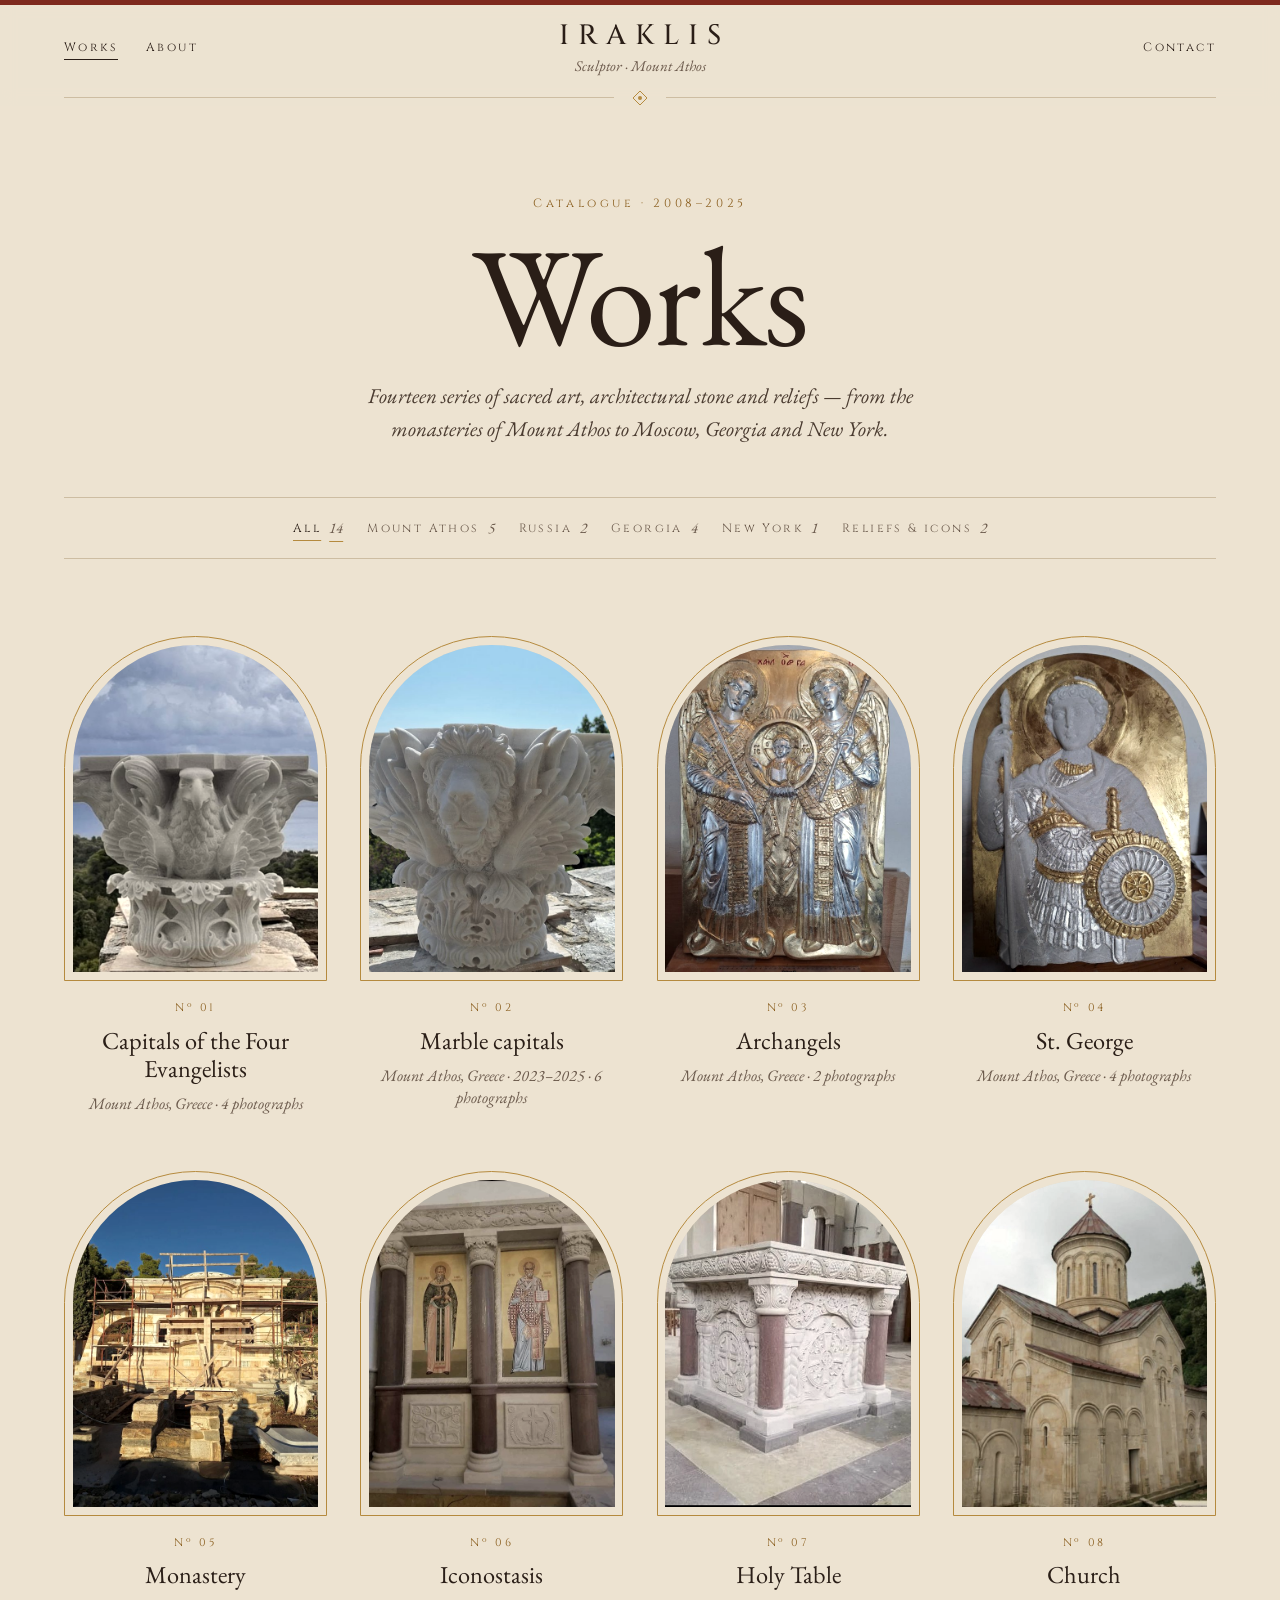
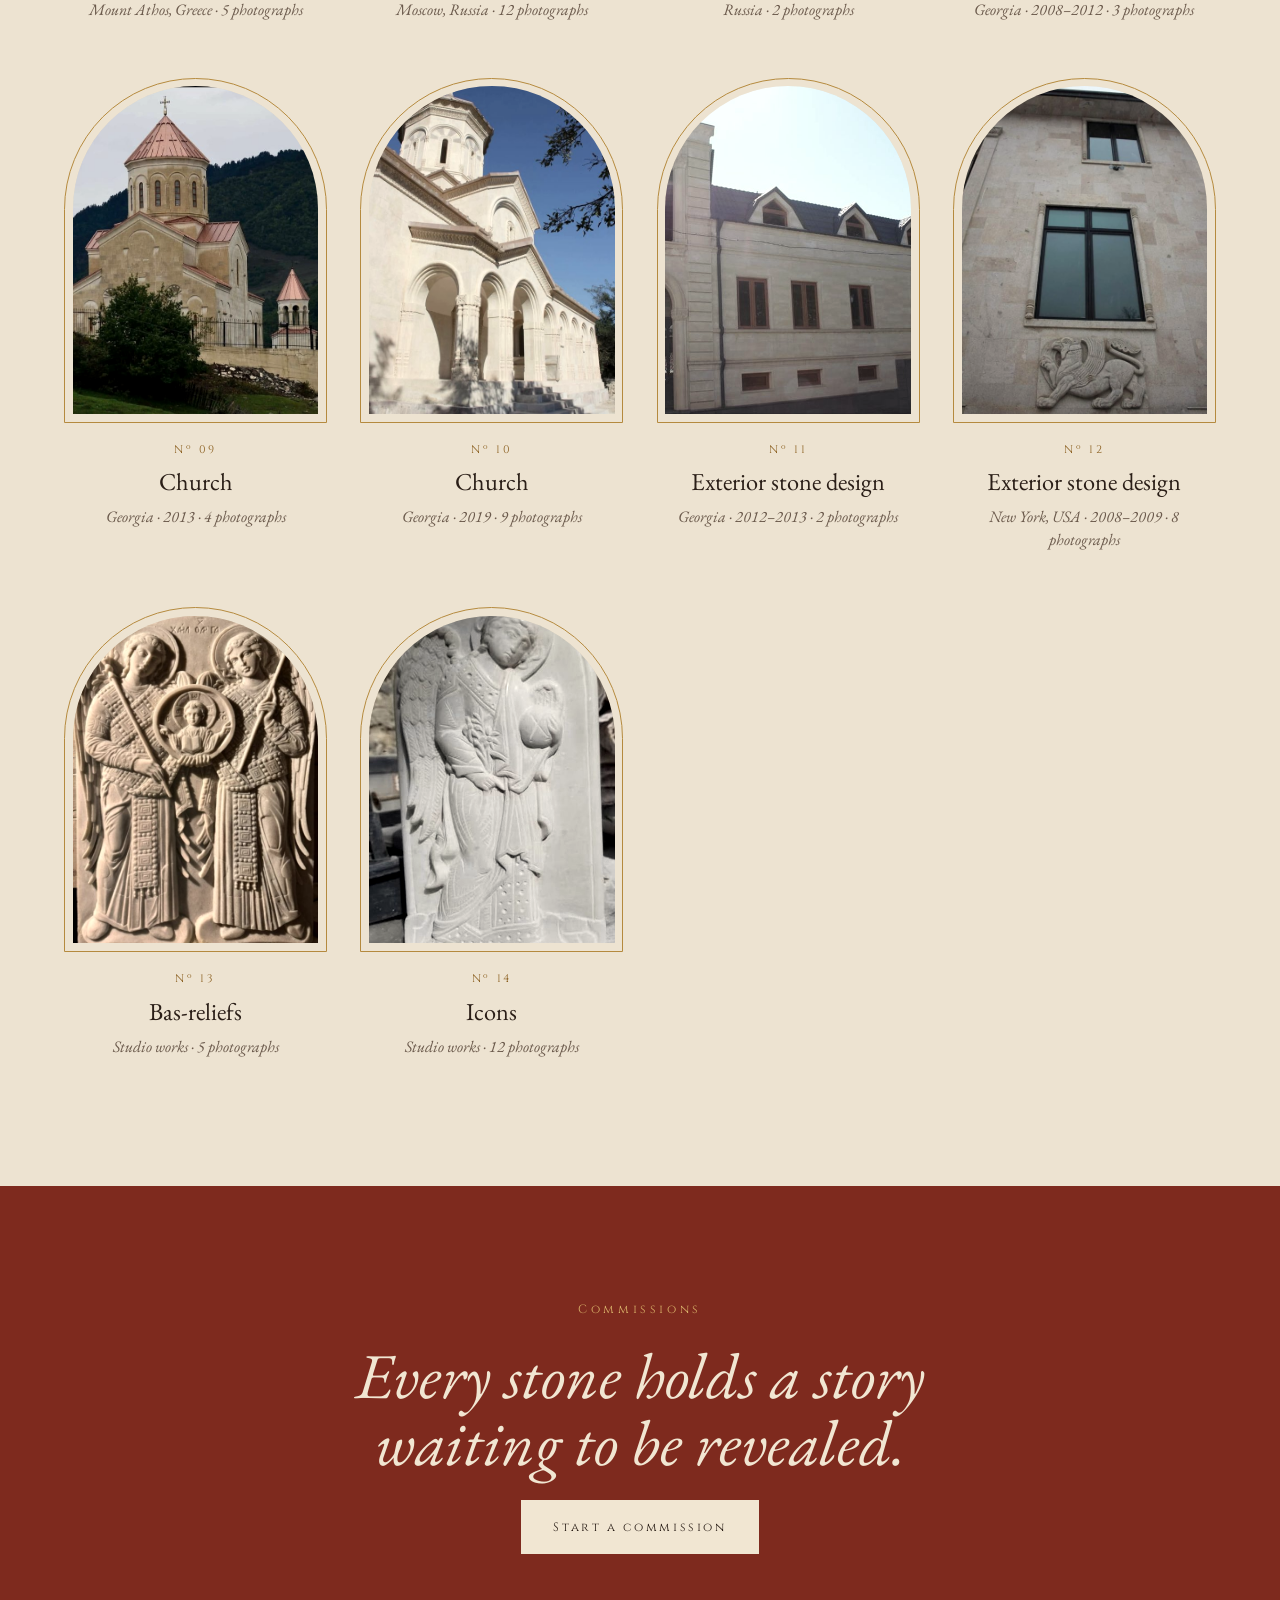
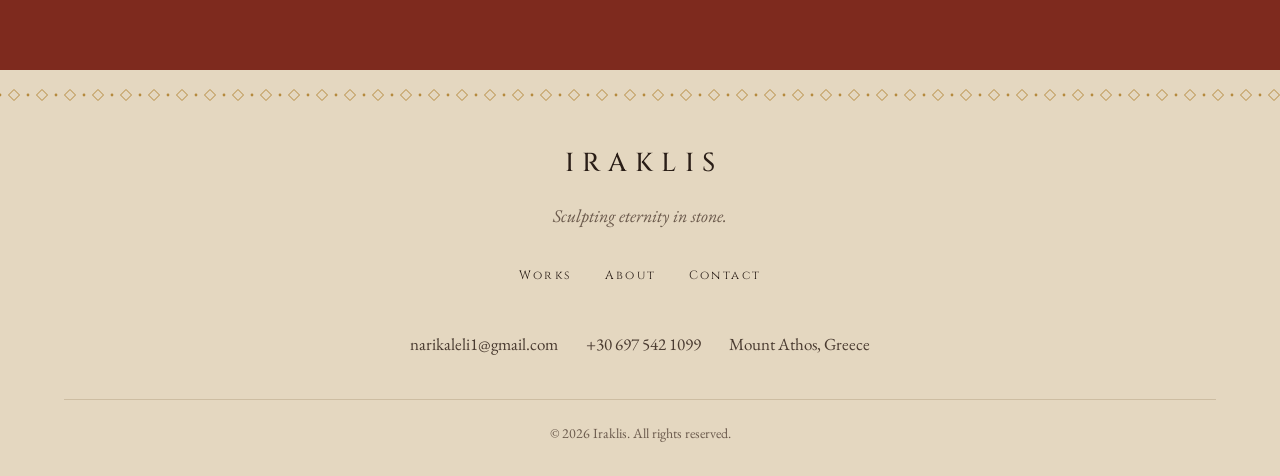
<file: works.html>
<!doctype html>
<html lang="en">
<head>
  <meta charset="utf-8">
  <meta name="viewport" content="width=device-width, initial-scale=1, viewport-fit=cover">
  <title>Works — Iraklis, sculptor</title>
  <meta name="description" content="Fourteen series of sacred art, architectural stone and reliefs by Iraklis — from Mount Athos to Moscow, Georgia and New York.">
  <meta name="theme-color" content="#EDE3D1">
  <meta property="og:type" content="website">
  <meta property="og:title" content="Works — Iraklis, sculptor">
  <meta property="og:description" content="Fourteen series of sacred art, architectural stone and reliefs by Iraklis — from Mount Athos to Moscow, Georgia and New York.">
  <meta property="og:image" content="assets/img/site/og.jpg">
  <meta name="twitter:card" content="summary_large_image">
  <link rel="icon" href="assets/img/favicon.svg" type="image/svg+xml">
  <link rel="preload" href="assets/fonts/cinzel-latin-500-normal.woff2" as="font" type="font/woff2" crossorigin>
  <link rel="preload" href="assets/fonts/eb-garamond-latin-400-normal.woff2" as="font" type="font/woff2" crossorigin>
  <link rel="stylesheet" href="assets/css/style.css">
  <script src="assets/js/data.js" defer></script>
  <script src="assets/js/main.js" defer></script>
</head>
<body data-page="works">
  <a class="skip-link" href="#main">Skip to content</a>

  <header class="site-header">
    <div class="topbar" aria-hidden="true"></div>
    <div class="site-header__bar">
      <nav class="nav" aria-label="Main"><a href="works.html" aria-current="page"><span class="u">Works</span></a><a href="index.html#about"><span class="u">About</span></a></nav>
      <a class="brand" href="index.html" aria-label="Iraklis — home"><span class="brand__name">IRAKLIS</span><span class="brand__sub">Sculptor · Mount Athos</span></a>
      <div class="header-right">
        <nav class="nav" aria-label="Contact"><a href="contact.html"><span class="u">Contact</span></a></nav>
        <button class="menu-btn" type="button" aria-expanded="false" aria-controls="mobile-menu"><span class="menu-btn__label">Menu</span><span class="menu-btn__icon" aria-hidden="true"></span></button>
      </div>
    </div>
    <div class="site-header__rule"><div class="rule " aria-hidden="true"><svg width="16" height="16" viewBox="0 0 16 16" aria-hidden="true"><path d="M8 1l7 7-7 7-7-7z" fill="none" stroke="#B58A3E"/><circle cx="8" cy="8" r="2" fill="#B58A3E"/></svg></div></div>
  </header>

  <div class="mobile-menu" id="mobile-menu">
    <svg width="44" height="44" viewBox="0 0 44 44" aria-hidden="true"><circle cx="22" cy="22" r="20.5" fill="none" stroke="#B58A3E"/><circle cx="22" cy="22" r="14" fill="none" stroke="#B58A3E"/><path d="M22 8v28M8 22h28" stroke="#B58A3E"/><path d="M12.1 12.1l19.8 19.8M31.9 12.1L12.1 31.9" stroke="#B58A3E" stroke-width=".6"/></svg>
    <nav aria-label="Mobile">
      <a href="works.html" aria-current="page">Works</a>
      <a href="index.html#about">About</a>
      <a href="contact.html">Contact</a>
    </nav>
    <div class="rule rule--gold rule--short" aria-hidden="true"><svg width="16" height="16" viewBox="0 0 16 16" aria-hidden="true"><path d="M8 1l7 7-7 7-7-7z" fill="none" stroke="#B58A3E"/><circle cx="8" cy="8" r="2" fill="#B58A3E"/></svg></div>
    <div class="mobile-menu__foot">
      <a href="mailto:narikaleli1@gmail.com">narikaleli1@gmail.com</a>
      <a href="tel:+306975421099">+30 697 542 1099</a>
      <span>Mount Athos, Greece</span>
    </div>
  </div>

  <main id="main">
    <section class="page-head">
      <p class="eyebrow rise">Catalogue · 2008–2025</p>
      <h1 class="rise d1">Works</h1>
      <p class="lead rise d2">Fourteen series of sacred art, architectural stone and reliefs — from the monasteries of Mount Athos to Moscow, Georgia and New York.</p>
    </section>
    <div class="wrap">
      <div class="filters" role="group" aria-label="Filter by place" id="filters"></div>
      <div class="works-grid">
        <div class="arch-grid" id="works-grid"></div>
        <noscript><p class="lead" style="margin: 48px auto">Please enable JavaScript to see the works.</p></noscript>
      </div>
    </div>
    <section class="deep-cta">
      <div class="deep-cta__inner" data-reveal>
        <p class="eyebrow">Commissions</p>
        <h2>Every stone holds a story waiting to be revealed.</h2>
        <a class="btn btn--light" href="contact.html">Start a commission</a>
      </div>
    </section>
  </main>

  <footer class="site-footer">
    <svg class="mosaic" aria-hidden="true"><defs><pattern id="mzF" width="28" height="14" patternUnits="userSpaceOnUse"><path d="M14 1.5l5.5 5.5-5.5 5.5-5.5-5.5z" fill="none" stroke="#B58A3E" stroke-width="1"/><circle cx="0" cy="7" r="1.4" fill="#B58A3E"/><circle cx="28" cy="7" r="1.4" fill="#B58A3E"/></pattern></defs><rect width="100%" height="14" fill="url(#mzF)"/></svg>
    <div class="site-footer__inner">
      <span class="brand__name">IRAKLIS</span>
      <span class="site-footer__tag">Sculpting eternity in stone.</span>
      <nav class="footer-nav" aria-label="Footer">
        <a href="works.html"><span class="u">Works</span></a>
        <a href="index.html#about"><span class="u">About</span></a>
        <a href="contact.html"><span class="u">Contact</span></a>
      </nav>
      <div class="footer-contact">
        <a href="mailto:narikaleli1@gmail.com">narikaleli1@gmail.com</a>
        <a href="tel:+306975421099">+30 697 542 1099</a>
        <span>Mount Athos, Greece</span>
      </div>
      <p class="site-footer__bottom">© <span data-year>2026</span> Iraklis. All rights reserved.</p>
    </div>
  </footer>
</body>
</html>
</file>
<file: assets/css/style.css>
/* ==========================================================================
   Iraklis — sculptor in marble & stone  ·  Byzantine edition
   Warm stone, ochre and Byzantine red; works framed in arches like icons.
   Breakpoints: 900px (tablet), 820px (header / menu), 760px and 560px (phone).
   ========================================================================== */

/* ---------- Fonts (self-hosted, SIL Open Font License — see assets/fonts) ---------- */
@font-face { font-family: 'Cinzel'; font-style: normal; font-weight: 400; font-display: swap; src: url('../fonts/cinzel-latin-400-normal.woff2') format('woff2'); }
@font-face { font-family: 'Cinzel'; font-style: normal; font-weight: 500; font-display: swap; src: url('../fonts/cinzel-latin-500-normal.woff2') format('woff2'); }
@font-face { font-family: 'Cinzel'; font-style: normal; font-weight: 600; font-display: swap; src: url('../fonts/cinzel-latin-600-normal.woff2') format('woff2'); }
@font-face { font-family: 'EB Garamond'; font-style: normal; font-weight: 400; font-display: swap; src: url('../fonts/eb-garamond-latin-400-normal.woff2') format('woff2'); }
@font-face { font-family: 'EB Garamond'; font-style: italic; font-weight: 400; font-display: swap; src: url('../fonts/eb-garamond-latin-400-italic.woff2') format('woff2'); }
@font-face { font-family: 'EB Garamond'; font-style: normal; font-weight: 500; font-display: swap; src: url('../fonts/eb-garamond-latin-500-normal.woff2') format('woff2'); }
@font-face { font-family: 'EB Garamond'; font-style: italic; font-weight: 500; font-display: swap; src: url('../fonts/eb-garamond-latin-500-italic.woff2') format('woff2'); }

:root {
  --ground: #EDE3D1;      /* warm limestone */
  --ground-2: #E4D7C0;    /* deeper stone band */
  --paper: #F4ECDF;       /* parchment card */
  --plate: #D9CBB2;       /* image placeholder */
  --ink: #2A1E17;
  --ink-2: #4A3B30;
  --muted: #6B5A4C;
  --line: #CDBDA2;
  --gold: #B58A3E;        /* ornaments and frames */
  --accent: #8A5E1E;      /* ochre text */
  --deep: #7E2A1E;        /* Byzantine red */
  --deep-2: #6A2318;
  --on-deep: #F1E6D2;
  --on-deep-2: #E9DCC6;
  --gold-on-deep: #D9B26A;

  --f-caps: Cinzel, 'Trajan Pro', 'Times New Roman', serif;
  --f-serif: 'EB Garamond', Garamond, 'Times New Roman', serif;

  --max: 1280px;
  --pad: clamp(20px, 5vw, 64px);
  --ease: cubic-bezier(.2, .7, .1, 1);
}

/* ---------- Base ---------- */
*, *::before, *::after { box-sizing: border-box; }
html { -webkit-text-size-adjust: 100%; scroll-behavior: smooth; scroll-padding-top: 110px; background: var(--ground); }
body {
  margin: 0; background: var(--ground); color: var(--ink);
  font-family: var(--f-serif); font-size: 19px; line-height: 1.6;
  -webkit-font-smoothing: antialiased; -moz-osx-font-smoothing: grayscale; text-rendering: optimizeLegibility;
}
img { display: block; max-width: 100%; height: auto; }
h1, h2, h3, p, figure, dl, dd, ol, ul { margin: 0; }
ol, ul { padding: 0; list-style: none; }
a { color: inherit; }
a:hover { color: var(--deep); }
button { font: inherit; color: inherit; }
em { font-style: italic; }
:focus-visible { outline: 2px solid var(--deep); outline-offset: 3px; }
::selection { background: #E2C48E; color: var(--ink); }

.skip-link { position: absolute; left: 12px; top: -80px; z-index: 100; padding: 12px 18px; background: var(--ink); color: var(--ground); text-decoration: none; font-family: var(--f-caps); font-size: 12px; letter-spacing: .2em; }
.skip-link:focus { top: 12px; color: var(--ground); }
.sr-only { position: absolute !important; width: 1px; height: 1px; padding: 0; margin: -1px; overflow: hidden; clip: rect(0, 0, 0, 0); white-space: nowrap; border: 0; }
.no-scroll { overflow: hidden; }
.wrap { max-width: var(--max); margin-inline: auto; padding-inline: var(--pad); }

/* ---------- Type ---------- */
.caps { font-family: var(--f-caps); font-size: 12px; letter-spacing: .24em; line-height: 1.4; }
.eyebrow { font-family: var(--f-caps); font-size: 12px; letter-spacing: .3em; line-height: 1.4; color: var(--accent); }
.muted { color: var(--muted); }
.h2 { font-weight: 400; font-size: clamp(38px, 5.4vw, 76px); line-height: 1.04; letter-spacing: -.005em; text-wrap: balance; }
.h2 em, h1 em { color: var(--accent); }
.lead { max-width: 620px; font-size: 20px; line-height: 1.6; color: var(--ink-2); text-wrap: pretty; }
.warm { filter: sepia(.12) saturate(.9) contrast(1.03); }

.u { background: linear-gradient(currentColor, currentColor) 0 100% / 0 1px no-repeat; padding-bottom: 3px; transition: background-size .5s ease; }
a:hover .u, a:focus-visible .u, a[aria-current="page"] .u { background-size: 100% 1px; }

/* Ornaments */
.rule { display: flex; align-items: center; gap: 18px; width: 100%; }
.rule::before, .rule::after { content: ""; flex: 1; height: 1px; background: var(--line); }
.rule--gold::before, .rule--gold::after { background: var(--gold); }
.rule--short { max-width: 360px; margin-inline: auto; }
.rule svg { flex: none; }
.mosaic { display: block; width: 100%; height: 14px; }

/* ---------- Buttons ---------- */
.btn {
  display: inline-flex; align-items: center; justify-content: center; min-height: 54px; padding: 0 32px;
  background: var(--deep); color: var(--on-deep); border: 0; border-radius: 0; cursor: pointer; text-decoration: none;
  font-family: var(--f-caps); font-size: 12px; letter-spacing: .22em; transition: background-color .3s ease;
}
.btn:hover { background: var(--deep-2); color: var(--on-deep); }
.btn--light { background: var(--on-deep); color: var(--ink); }
.btn--light:hover { background: #FFFFFF; color: var(--ink); }
.link { display: inline-flex; align-items: center; gap: 14px; min-height: 48px; text-decoration: none; font-family: var(--f-caps); font-size: 12px; letter-spacing: .22em; }
.link svg { flex: none; transition: transform .5s var(--ease); }
.link:hover svg { transform: translateX(6px); }

/* ---------- Header ---------- */
.site-header { position: sticky; top: 0; z-index: 60; background: rgba(237, 227, 209, .95); -webkit-backdrop-filter: blur(8px); backdrop-filter: blur(8px); }
.menu-open .site-header { background: var(--ground); }
.topbar { height: 5px; background: var(--deep); }
.site-header__bar { max-width: var(--max); margin-inline: auto; padding: 16px var(--pad) 12px; display: grid; grid-template-columns: 1fr auto 1fr; align-items: center; gap: 8px 24px; }
.site-header__rule { max-width: var(--max); margin-inline: auto; padding-inline: var(--pad); }
.nav { display: flex; flex-wrap: wrap; gap: 0 28px; }
.header-right { justify-self: end; display: flex; align-items: center; gap: 16px; }
.nav a { display: flex; align-items: center; min-height: 44px; text-decoration: none; font-family: var(--f-caps); font-size: 12px; letter-spacing: .2em; }
.brand { display: flex; flex-direction: column; align-items: center; gap: 2px; text-decoration: none; text-align: center; }
.brand:hover { color: var(--ink); }
.brand__name { font-family: var(--f-caps); font-size: 28px; font-weight: 500; letter-spacing: .32em; margin-right: -.32em; line-height: 1.1; }
.brand__sub { font-style: italic; font-size: 15px; color: var(--muted); }
.menu-btn {
  display: none; align-items: center; gap: 10px; min-height: 44px; min-width: 44px; padding: 0;
  background: none; border: 0; cursor: pointer; font-family: var(--f-caps); font-size: 12px; letter-spacing: .2em;
}
.menu-btn__icon { position: relative; width: 22px; height: 9px; }
.menu-btn__icon::before, .menu-btn__icon::after { content: ""; position: absolute; left: 0; width: 100%; height: 1px; background: currentColor; transition: transform .4s var(--ease), top .4s var(--ease); }
.menu-btn__icon::before { top: 0; }
.menu-btn__icon::after { top: 8px; }
.menu-btn[aria-expanded="true"] .menu-btn__icon::before { top: 4px; transform: rotate(45deg); }
.menu-btn[aria-expanded="true"] .menu-btn__icon::after { top: 4px; transform: rotate(-45deg); }

.mobile-menu {
  position: fixed; inset: 0; z-index: 55; overflow-y: auto;
  display: flex; flex-direction: column; justify-content: center; align-items: center; gap: 40px; text-align: center;
  padding: 120px var(--pad) 40px; background: var(--ground);
  opacity: 0; visibility: hidden; transition: opacity .4s ease, visibility 0s linear .4s;
}
.menu-open .mobile-menu { opacity: 1; visibility: visible; transition: opacity .4s ease; }
.mobile-menu nav { display: flex; flex-direction: column; align-items: center; gap: 6px; }
.mobile-menu nav a { display: flex; align-items: center; min-height: 64px; text-decoration: none; font-family: var(--f-caps); font-size: clamp(30px, 9vw, 42px); letter-spacing: .14em; }
.mobile-menu nav a[aria-current="page"] { color: var(--deep); }
.mobile-menu__foot { display: flex; flex-direction: column; align-items: center; gap: 2px; font-size: 18px; color: var(--muted); }
.mobile-menu__foot a { display: flex; align-items: center; min-height: 44px; text-decoration: none; color: var(--ink); }
.menu-open { overflow: hidden; }

/* Keep the brand in the centre column even when the left nav is hidden */
.site-header__bar > .brand { grid-column: 2; grid-row: 1; }
.site-header__bar > .header-right { grid-column: 3; grid-row: 1; }
@media (max-width: 820px) {
  .site-header__bar { padding-block: 12px 10px; column-gap: 12px; }
  .nav { display: none; }
  .menu-btn { display: inline-flex; }
  .brand__name { font-size: 22px; }
  .brand__sub { font-size: 13px; }
}
@media (max-width: 370px) {
  .menu-btn__label { position: absolute; width: 1px; height: 1px; overflow: hidden; clip: rect(0 0 0 0); white-space: nowrap; }
}
@media (min-width: 821px) { .mobile-menu { display: none; } }

/* ---------- Arch frames ---------- */
.arch { width: 100%; padding: clamp(4px, .6vw, 8px); border: 1px solid var(--gold); border-radius: 9999px 9999px 0 0; }
.arch__inner { overflow: hidden; border-radius: 9999px 9999px 0 0; aspect-ratio: 3 / 4; background: var(--ground-2); }
.arch__inner img { width: 100%; height: 100%; object-fit: cover; transition: transform 1.6s var(--ease); }
@media (hover: hover) { a:hover .arch__inner img, button:hover .arch__inner img { transform: scale(1.04); } }

/* ---------- Home: hero ---------- */
.hero { max-width: var(--max); margin-inline: auto; padding: clamp(44px, 6vw, 88px) var(--pad) clamp(80px, 9vw, 128px); display: flex; flex-direction: column; align-items: center; gap: clamp(44px, 6vw, 80px); text-align: center; }
.hero__intro { max-width: 900px; display: flex; flex-direction: column; align-items: center; gap: 24px; }
.hero h1 { font-weight: 400; font-size: clamp(46px, 7vw, 104px); line-height: 1; letter-spacing: -.01em; text-wrap: balance; }
.actions { display: flex; flex-wrap: wrap; justify-content: center; align-items: center; gap: 12px 32px; margin-top: 8px; }

.triptych { width: 100%; display: flex; align-items: flex-end; justify-content: center; gap: clamp(10px, 3vw, 40px); }
.triptych > * { margin: 0; display: flex; flex-direction: column; align-items: center; gap: 14px; }
.triptych .side { flex: 0 1 300px; }
.triptych .center { flex: 0 1 420px; }
.triptych figcaption, .triptych .cap { font-family: var(--f-caps); font-size: 11px; letter-spacing: .22em; color: var(--muted); }
.triptych button { display: flex; flex-direction: column; align-items: center; gap: 14px; width: 100%; padding: 0; border: 0; background: none; cursor: zoom-in; }
.triptych--plates .cap { color: var(--accent); }
@media (max-width: 560px) {
  /* Phones: the central arch goes full width, the two side arches sit beneath it */
  .triptych { flex-wrap: wrap; align-items: flex-start; gap: 28px 14px; }
  .triptych .center { order: -1; flex: 1 1 100%; max-width: 380px; }
  .triptych .side { flex: 1 1 0; min-width: 0; }
  .triptych figcaption, .triptych .cap { font-size: 10px; letter-spacing: .2em; text-align: center; }
}

/* Statement with drop cap */
.stone-band { background: var(--ground-2); }
.statement { max-width: 900px; margin-inline: auto; padding: clamp(88px, 10vw, 136px) var(--pad); display: flex; flex-direction: column; align-items: center; gap: 36px; }
.statement p:not(.eyebrow) { font-size: clamp(22px, 2.8vw, 36px); line-height: 1.45; text-wrap: pretty; }
.statement p em { color: var(--muted); }
.has-dropcap::first-letter { float: left; padding: 8px 14px 0 0; font-family: var(--f-caps); font-weight: 600; font-size: clamp(60px, 7vw, 100px); line-height: .8; color: var(--deep); }

/* Section heads */
.section { max-width: var(--max); margin-inline: auto; padding: clamp(96px, 10vw, 140px) var(--pad); }
.head { display: flex; flex-direction: column; align-items: center; gap: 18px; margin-bottom: clamp(48px, 6vw, 80px); text-align: center; }
.head .rule { margin-top: 8px; }
.center-link { display: flex; justify-content: center; margin-top: clamp(56px, 6vw, 80px); }

/* Arched work cards */
.arch-grid { display: grid; grid-template-columns: repeat(auto-fill, minmax(min(220px, 44%), 1fr)); gap: 56px clamp(14px, 2.6vw, 36px); }
.arch-card { display: flex; flex-direction: column; align-items: center; gap: 10px; text-decoration: none; text-align: center; }
.arch-card:hover { color: var(--ink); }
.arch-card .num { margin-top: 8px; font-family: var(--f-caps); font-size: 11px; letter-spacing: .24em; color: var(--accent); }
.arch-card .title { font-size: clamp(19px, 1.9vw, 25px); line-height: 1.15; }
.arch-card .meta { font-style: italic; font-size: 16px; line-height: 1.4; color: var(--muted); }
.meta__count::before { content: " · "; }
@media (max-width: 560px) {
  .arch-card .meta { font-size: 15px; }
  .meta__count { display: block; font-size: 14px; }
  .meta__count::before { content: none; }
}
.card-in { animation: rise .9s var(--ease) both; }

/* Red band with the Annunciation */
.deep { background: var(--deep); color: var(--on-deep); }
.deep a:hover { color: #F3D9A2; }
.deep .eyebrow { color: var(--gold-on-deep); }
.deep .mosaic { margin-block: 18px; }
.deep__inner { max-width: 1100px; margin-inline: auto; padding: clamp(64px, 8vw, 112px) var(--pad); display: flex; flex-direction: column; align-items: center; gap: 28px; text-align: center; }
.deep h2 { font-style: italic; font-weight: 400; font-size: clamp(42px, 5.6vw, 80px); line-height: 1; }
.deep p:not(.eyebrow) { max-width: 620px; font-size: 20px; line-height: 1.6; color: var(--on-deep-2); }
.deep .link { color: var(--gold-on-deep); }
.tympanum { width: 100%; max-width: 960px; margin-top: 12px; padding: clamp(5px, .8vw, 10px); border: 1px solid var(--gold-on-deep); border-radius: 9999px 9999px 0 0; }
.tympanum__inner { overflow: hidden; border-radius: 9999px 9999px 0 0; aspect-ratio: 2 / 1; background: var(--deep-2); }
.tympanum__inner img { width: 100%; height: 100%; object-fit: cover; object-position: 50% 30%; }

/* Practice */
.practice-grid { display: grid; grid-template-columns: repeat(auto-fit, minmax(min(230px, 100%), 1fr)); gap: 56px 40px; }
.discipline { display: flex; flex-direction: column; align-items: center; gap: 16px; text-align: center; }
.diamond { width: 50px; height: 50px; margin: 6px 0 10px; border: 1px solid var(--gold); transform: rotate(45deg); display: flex; align-items: center; justify-content: center; }
.diamond span { transform: rotate(-45deg); font-family: var(--f-caps); font-size: 16px; color: var(--accent); }
.discipline h3 { font-weight: 400; font-size: 27px; line-height: 1.15; }
.discipline p:not(.eyebrow) { max-width: 280px; font-size: 18px; line-height: 1.55; color: var(--muted); }

/* About */
.about__inner { max-width: var(--max); margin-inline: auto; padding: clamp(88px, 10vw, 136px) var(--pad); display: flex; flex-wrap: wrap; align-items: center; justify-content: center; gap: 56px clamp(48px, 7vw, 112px); }
.about__portrait { flex: 0 1 420px; }
.about__portrait img { object-position: 50% 30%; }
.about__text { flex: 1 1 460px; max-width: 620px; display: flex; flex-direction: column; gap: 24px; }
.about__text h2 { font-weight: 400; font-size: clamp(38px, 4.6vw, 66px); line-height: 1.02; }
.about__text h2 em { color: var(--accent); }
.about__text p:not(.eyebrow) { font-size: 20px; line-height: 1.6; color: var(--ink-2); }
.about__text .has-dropcap::first-letter { font-size: 68px; padding: 6px 12px 0 0; }
.places { margin-top: 8px; border-top: 1px solid var(--gold); }
.places li { display: flex; flex-wrap: wrap; justify-content: space-between; align-items: baseline; gap: 4px 20px; padding: 14px 0; border-bottom: 1px solid var(--line); }
.places .place { font-size: 22px; }
.places .what { font-style: italic; font-size: 17px; color: var(--muted); }

/* Commission */
.cta { max-width: 1000px; margin-inline: auto; padding: clamp(96px, 11vw, 152px) var(--pad); display: flex; flex-direction: column; align-items: center; gap: 26px; text-align: center; }
.cta h2 { font-style: italic; font-weight: 400; font-size: clamp(38px, 5.6vw, 84px); line-height: 1.04; text-wrap: balance; }
.cta p:not(.eyebrow) { font-size: 20px; color: var(--ink-2); }
.mail-link { display: inline-flex; align-items: center; min-height: 54px; font-style: italic; font-size: 22px; text-decoration: none; }

/* Footer */
.site-footer { background: var(--ground-2); padding-top: 18px; }
.site-footer__inner { max-width: var(--max); margin-inline: auto; padding: 48px var(--pad) 32px; display: flex; flex-direction: column; align-items: center; gap: 24px; text-align: center; }
.site-footer .brand__name { font-size: 26px; }
.site-footer__tag { font-style: italic; font-size: 18px; color: var(--muted); }
.footer-nav { display: flex; flex-wrap: wrap; justify-content: center; gap: 0 32px; }
.footer-nav a { display: flex; align-items: center; min-height: 44px; text-decoration: none; font-family: var(--f-caps); font-size: 12px; letter-spacing: .2em; }
.footer-contact { display: flex; flex-wrap: wrap; justify-content: center; gap: 0 28px; font-size: 17px; color: var(--ink-2); }
.footer-contact a, .footer-contact span { display: flex; align-items: center; min-height: 44px; text-decoration: none; }
.site-footer__bottom { width: 100%; margin-top: 8px; padding-top: 22px; border-top: 1px solid var(--line); font-size: 14px; color: var(--muted); }

/* ---------- Works ---------- */
.page-head { max-width: 1000px; margin-inline: auto; padding: clamp(52px, 7vw, 104px) var(--pad) clamp(32px, 4vw, 56px); display: flex; flex-direction: column; align-items: center; gap: 20px; text-align: center; }
.page-head h1 { font-weight: 400; font-size: clamp(70px, 11vw, 160px); line-height: .9; letter-spacing: -.01em; }
.page-head .lead { font-style: italic; font-size: 21px; }
.filters { display: flex; flex-wrap: wrap; justify-content: center; gap: 0 24px; padding: 6px 0; border-block: 1px solid var(--line); }
.filter {
  appearance: none; -webkit-appearance: none; background: none; border: 0; border-radius: 0; padding: 0; cursor: pointer;
  min-height: 48px; display: inline-flex; align-items: center; gap: 8px;
  font-family: var(--f-caps); font-size: 12px; letter-spacing: .2em; color: var(--muted);
  text-decoration-color: var(--gold); text-underline-offset: 8px;
}
.filter:hover { color: var(--ink); }
.filter[aria-pressed="true"] { color: var(--ink); text-decoration-line: underline; }
.filter .count { font-family: var(--f-serif); font-style: italic; font-size: 15px; letter-spacing: 0; color: var(--muted); }
.works-grid { padding-block: clamp(52px, 6vw, 88px) clamp(96px, 10vw, 140px); }

.deep-cta { background: var(--deep); color: var(--on-deep); }
.deep-cta__inner { max-width: 1000px; margin-inline: auto; padding: clamp(80px, 9vw, 120px) var(--pad); display: flex; flex-direction: column; align-items: center; gap: 24px; text-align: center; }
.deep-cta .eyebrow { color: var(--gold-on-deep); }
.deep-cta h2 { font-style: italic; font-weight: 400; font-size: clamp(36px, 5vw, 68px); line-height: 1.05; text-wrap: balance; }

/* ---------- Series ---------- */
.series-head { max-width: 1100px; margin-inline: auto; padding: clamp(36px, 5vw, 72px) var(--pad) clamp(44px, 6vw, 80px); display: flex; flex-direction: column; align-items: center; gap: 20px; text-align: center; }
.breadcrumb { display: flex; align-items: center; gap: 12px; font-family: var(--f-caps); font-size: 11px; letter-spacing: .22em; color: var(--muted); }
.breadcrumb a { display: flex; align-items: center; min-height: 44px; text-decoration: none; }
.series-head h1 { font-weight: 400; font-size: clamp(52px, 9vw, 136px); line-height: .94; letter-spacing: -.01em; text-wrap: balance; }
.series-head .place { font-style: italic; font-size: clamp(21px, 2.2vw, 30px); color: var(--ink-2); }
.series-head .rule { margin-block: 12px; }
.placard { width: 100%; display: grid; grid-template-columns: repeat(auto-fit, minmax(min(170px, 100%), 1fr)); border-block: 1px solid var(--gold); }
.placard > div { display: flex; flex-direction: column; gap: 6px; padding: 18px 12px; }
.placard > div + div { border-left: 1px solid var(--line); }
.placard dt { font-family: var(--f-caps); font-size: 11px; letter-spacing: .22em; color: var(--muted); }
.placard dd { font-size: 21px; }
.series-description { max-width: 680px; margin-top: 12px; font-style: italic; font-size: 21px; line-height: 1.6; color: var(--ink-2); text-wrap: pretty; }
@media (max-width: 760px) {
  .placard { grid-template-columns: 1fr 1fr; }
  .placard > div + div { border-left: 0; }
  .placard > div:nth-child(even) { border-left: 1px solid var(--line); }
  .placard > div:nth-child(n+3) { border-top: 1px solid var(--line); }
}
.series-triptych { max-width: var(--max); margin-inline: auto; padding: 0 var(--pad) clamp(80px, 10vw, 136px); }

.plates-band { background: var(--ground-2); }
.plates-band__inner { max-width: var(--max); margin-inline: auto; padding: clamp(80px, 9vw, 128px) var(--pad); }
.masonry { columns: 3 280px; column-gap: clamp(20px, 2.8vw, 40px); }
.masonry > * { break-inside: avoid; margin-bottom: clamp(36px, 4vw, 56px); }
.plate { display: flex; flex-direction: column; gap: 12px; width: 100%; padding: 0; border: 0; background: none; text-align: left; cursor: zoom-in; }
.plate__frame { padding: 6px; border: 1px solid var(--gold); background: var(--ground); overflow: hidden; }
.plate__frame img { width: 100%; background: var(--plate); transition: transform 1.6s var(--ease); }
@media (hover: hover) { .plate:hover .plate__frame img { transform: scale(1.03); } }
.plate .cap { font-family: var(--f-caps); font-size: 11px; letter-spacing: .22em; color: var(--accent); }

.pager { max-width: 1100px; margin-inline: auto; padding: clamp(72px, 9vw, 120px) var(--pad); display: flex; flex-wrap: wrap; justify-content: space-between; gap: 48px; }
.pager a { flex: 1 1 360px; display: flex; align-items: center; gap: 24px; text-decoration: none; }
.pager a:hover { color: var(--ink); }
.pager .next { flex-direction: row-reverse; text-align: right; }
.pager .thumb { flex: none; width: clamp(88px, 10vw, 130px); }
.pager .thumb.arch { padding: 5px; }
.pager .label { display: flex; flex-direction: column; gap: 8px; }
.pager .next .label { align-items: flex-end; }
.pager .label .caps { font-size: 11px; letter-spacing: .22em; color: var(--muted); }
.pager .title { font-size: clamp(24px, 2.6vw, 36px); line-height: 1.05; }
.pager .title em { color: var(--accent); }

/* Lightbox */
.lightbox { width: 100%; height: 100%; max-width: none; max-height: none; margin: 0; padding: 0; border: 0; background: rgba(30, 22, 16, .97); color: var(--on-deep); }
.lightbox::backdrop { background: rgba(30, 22, 16, .97); }
.lightbox[open] { display: grid; grid-template-rows: auto minmax(0, 1fr) auto; }
.lightbox__top, .lightbox__bottom { display: flex; justify-content: space-between; align-items: center; gap: 16px; padding: 10px var(--pad); }
.lightbox__bottom { padding-bottom: 18px; color: #C9B99E; }
.lightbox .caps { white-space: nowrap; }
.lightbox__stage { position: relative; display: flex; align-items: center; justify-content: center; min-height: 0; padding: 0 clamp(8px, 6vw, 96px); touch-action: pan-y; }
.lightbox__stage img { width: auto; height: auto; max-width: 100%; max-height: 100%; object-fit: contain; user-select: none; -webkit-user-drag: none; border: 1px solid var(--gold); padding: 6px; background: #241A13; }
.lb-btn { display: inline-flex; align-items: center; justify-content: center; gap: 10px; min-width: 48px; min-height: 48px; padding: 0; background: none; border: 0; color: inherit; cursor: pointer; font-family: var(--f-caps); font-size: 12px; letter-spacing: .2em; }
.lb-btn:hover { color: var(--gold-on-deep); }
.lb-prev, .lb-next { position: absolute; top: 50%; transform: translateY(-50%); }
.lb-prev { left: clamp(4px, 2vw, 32px); }
.lb-next { right: clamp(4px, 2vw, 32px); }
@media (max-width: 560px) { .lb-prev, .lb-next, .lightbox__hint { display: none; } }

/* ---------- Contact ---------- */
.contact { max-width: var(--max); margin-inline: auto; padding: clamp(52px, 7vw, 104px) var(--pad) clamp(88px, 10vw, 136px); display: flex; flex-wrap: wrap; align-items: flex-start; justify-content: center; gap: 56px clamp(48px, 7vw, 112px); }
.contact__figure { flex: 0 1 440px; margin: 0; display: flex; flex-direction: column; align-items: center; gap: 16px; }
.contact__figure figcaption { font-style: italic; font-size: 17px; color: var(--muted); text-align: center; }
.contact__body { flex: 1 1 480px; max-width: 640px; display: flex; flex-direction: column; gap: 44px; }
.contact__intro { display: flex; flex-direction: column; gap: 22px; }
.contact__intro h1 { font-weight: 400; font-size: clamp(42px, 5.6vw, 84px); line-height: 1; letter-spacing: -.01em; }
.contact__intro p:not(.eyebrow) { font-style: italic; font-size: 21px; line-height: 1.55; color: var(--ink-2); }
.contact-list { display: grid; grid-template-columns: repeat(auto-fit, minmax(min(220px, 100%), 1fr)); gap: 0 32px; border-top: 1px solid var(--gold); }
.contact-list > div { display: flex; flex-direction: column; gap: 4px; padding: 18px 0; border-bottom: 1px solid var(--line); }
.contact-list .caps { font-size: 11px; letter-spacing: .22em; color: var(--muted); }
.contact-list .value { display: flex; align-items: center; min-height: 40px; font-size: 23px; text-decoration: none; overflow-wrap: anywhere; }
@media (max-width: 900px) { .contact__figure { flex-basis: 360px; } }

.form-card { padding: clamp(26px, 4vw, 48px); background: var(--paper); border: 1px solid var(--line); outline: 1px solid var(--gold); outline-offset: -8px; }
.form { display: flex; flex-direction: column; gap: 28px; }
.form h2 { font-weight: 400; font-size: 34px; line-height: 1.1; }
.form h2 em { color: var(--accent); }
.form-row { display: grid; grid-template-columns: repeat(auto-fit, minmax(min(200px, 100%), 1fr)); gap: 28px 32px; }
.field { display: flex; flex-direction: column; gap: 4px; }
.field label { font-family: var(--f-caps); font-size: 11px; letter-spacing: .22em; color: var(--muted); }
.field input, .field select, .field textarea {
  width: 100%; min-height: 46px; padding: 8px 0; border: 0; border-bottom: 1px solid var(--ink); border-radius: 0;
  background: transparent; color: var(--ink); font-family: var(--f-serif); font-size: 19px; line-height: 1.55;
  -webkit-appearance: none; appearance: none;
}
.field textarea { resize: vertical; min-height: 120px; }
.field input:focus, .field select:focus, .field textarea:focus { outline: none; border-bottom-color: var(--deep); box-shadow: 0 1px 0 var(--deep); }
.field ::placeholder { color: #8C7B6B; }
.select { position: relative; }
.select::after { content: ""; position: absolute; right: 4px; top: 50%; width: 8px; height: 8px; border-right: 1px solid var(--ink); border-bottom: 1px solid var(--ink); transform: translateY(-75%) rotate(45deg); pointer-events: none; }
.select select { padding-right: 28px; cursor: pointer; }
.form .btn { align-self: flex-start; }
.form-status { font-style: italic; font-size: 20px; line-height: 1.45; color: var(--ink-2); }
.form-status a { color: var(--deep); text-underline-offset: 4px; }

/* ---------- 404 ---------- */
.notfound { max-width: 900px; margin-inline: auto; min-height: 70vh; padding: 96px var(--pad); display: flex; flex-direction: column; justify-content: center; align-items: center; gap: 24px; text-align: center; }
.notfound h1 { font-weight: 400; font-size: clamp(44px, 7vw, 96px); line-height: 1; }

/* ---------- Motion ---------- */
@keyframes rise { from { opacity: 0; transform: translateY(24px); } to { opacity: 1; transform: none; } }
.rise { animation: rise 1.3s var(--ease) both; }
.d1 { animation-delay: .12s; } .d2 { animation-delay: .24s; } .d3 { animation-delay: .36s; } .d4 { animation-delay: .5s; }
.js-reveal [data-reveal] { opacity: 0; transform: translateY(24px); transition: opacity 1.1s var(--ease), transform 1.1s var(--ease); }
.js-reveal [data-reveal].is-in { opacity: 1; transform: none; }

@media (prefers-reduced-motion: reduce) {
  html { scroll-behavior: auto; }
  *, *::before, *::after { animation: none !important; transition: none !important; }
  .js-reveal [data-reveal] { opacity: 1; transform: none; }
}
</file>
